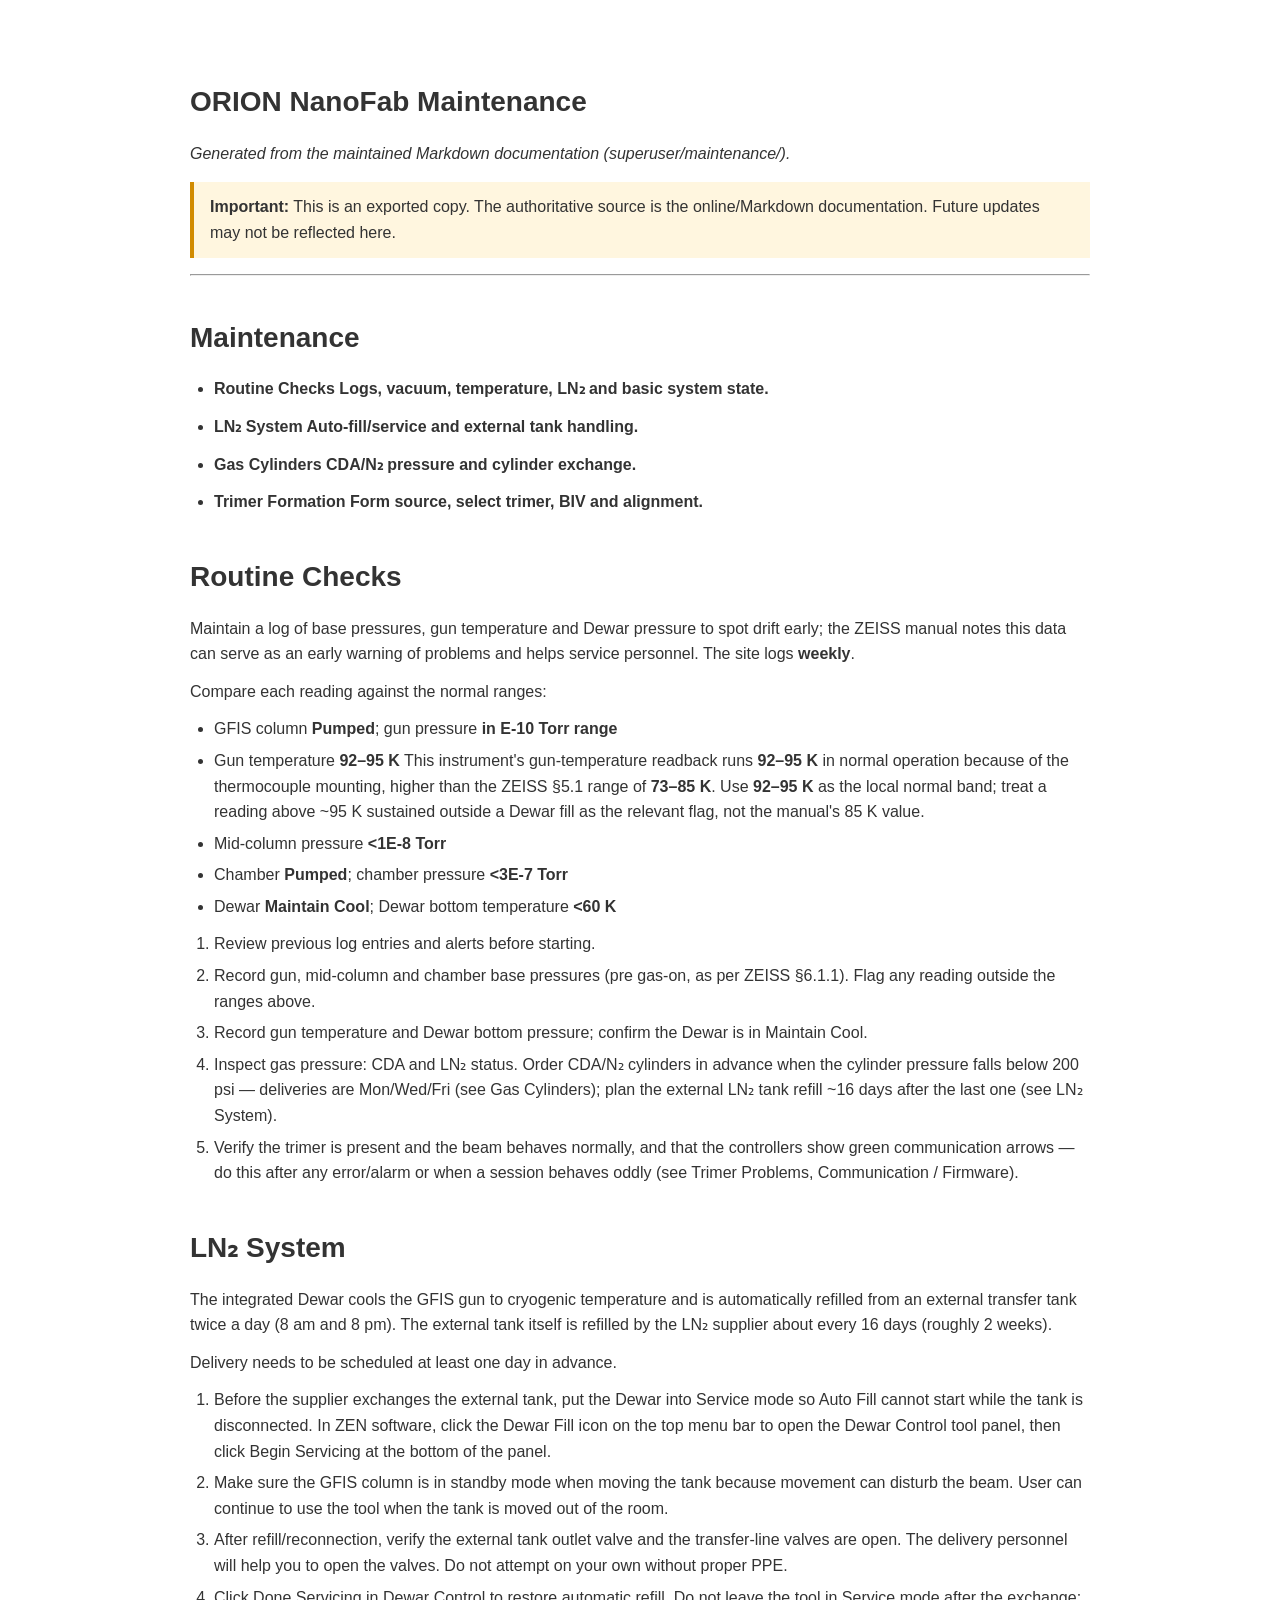
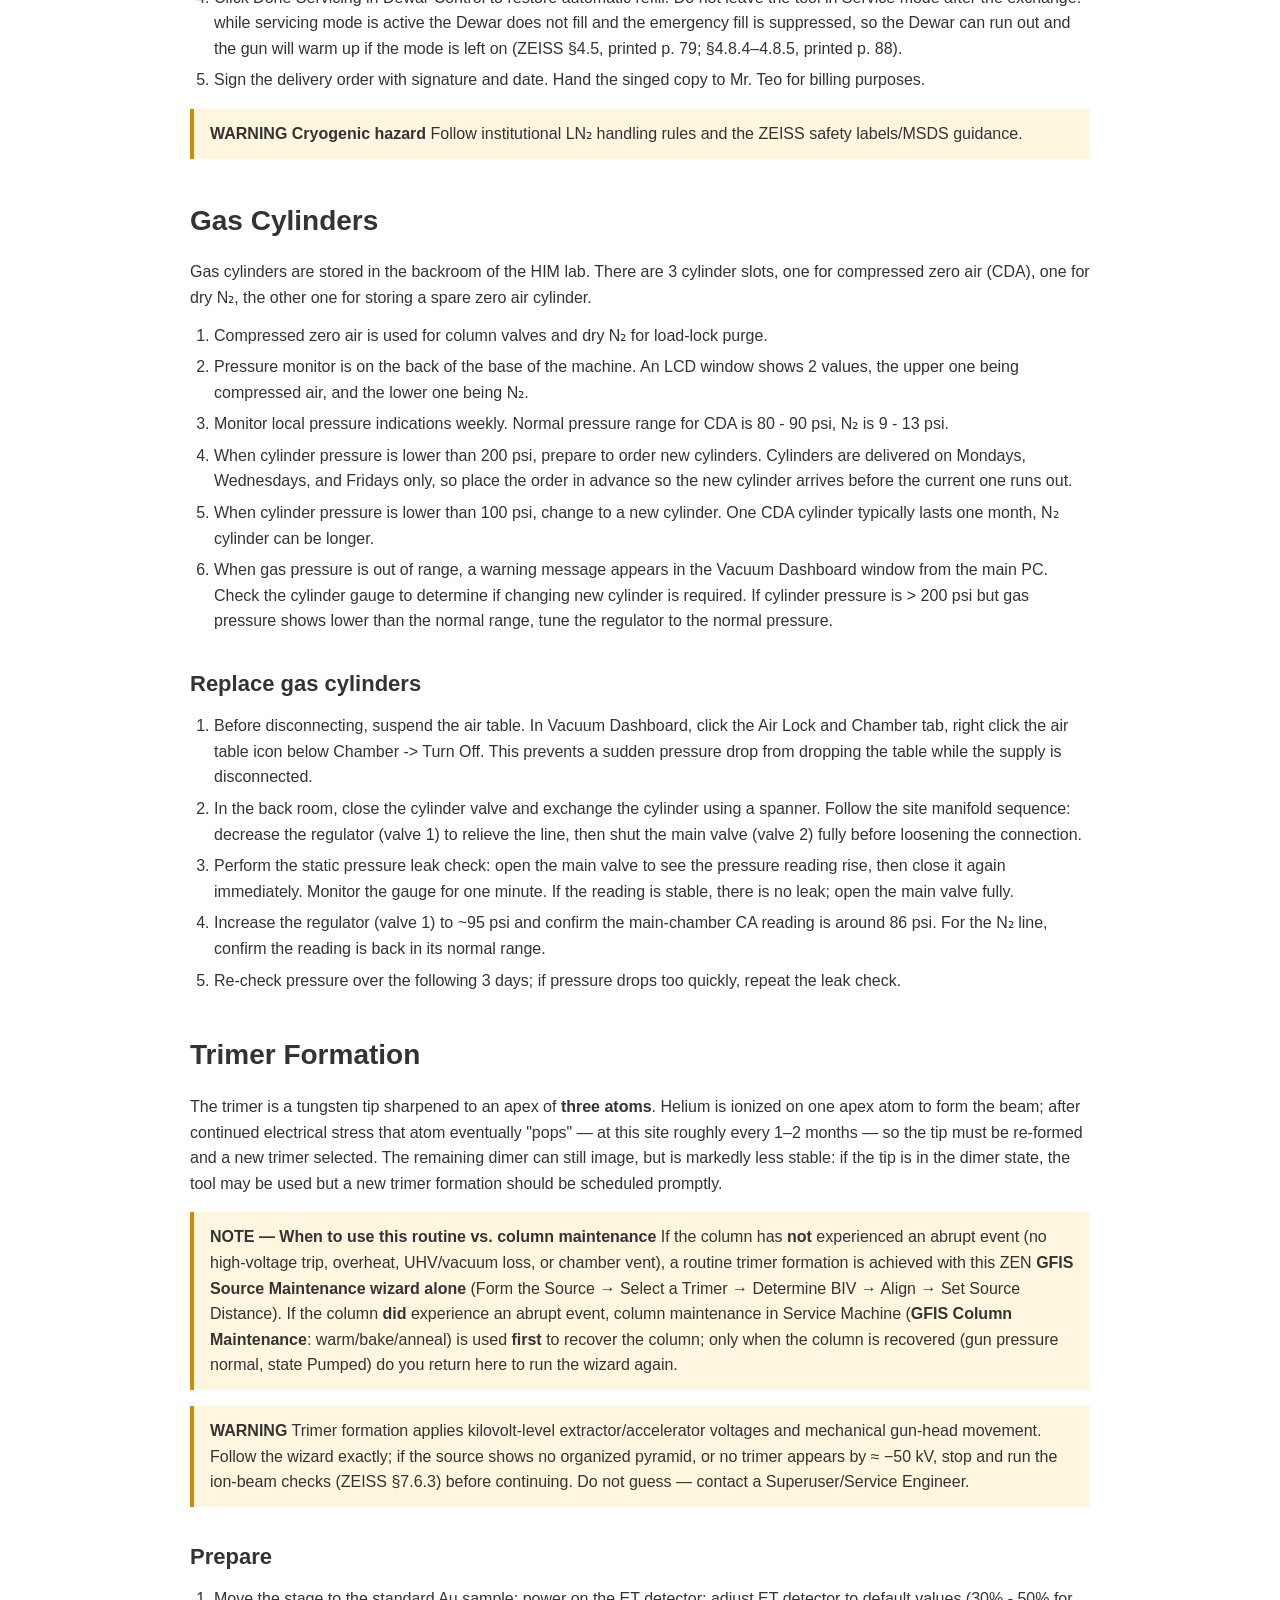
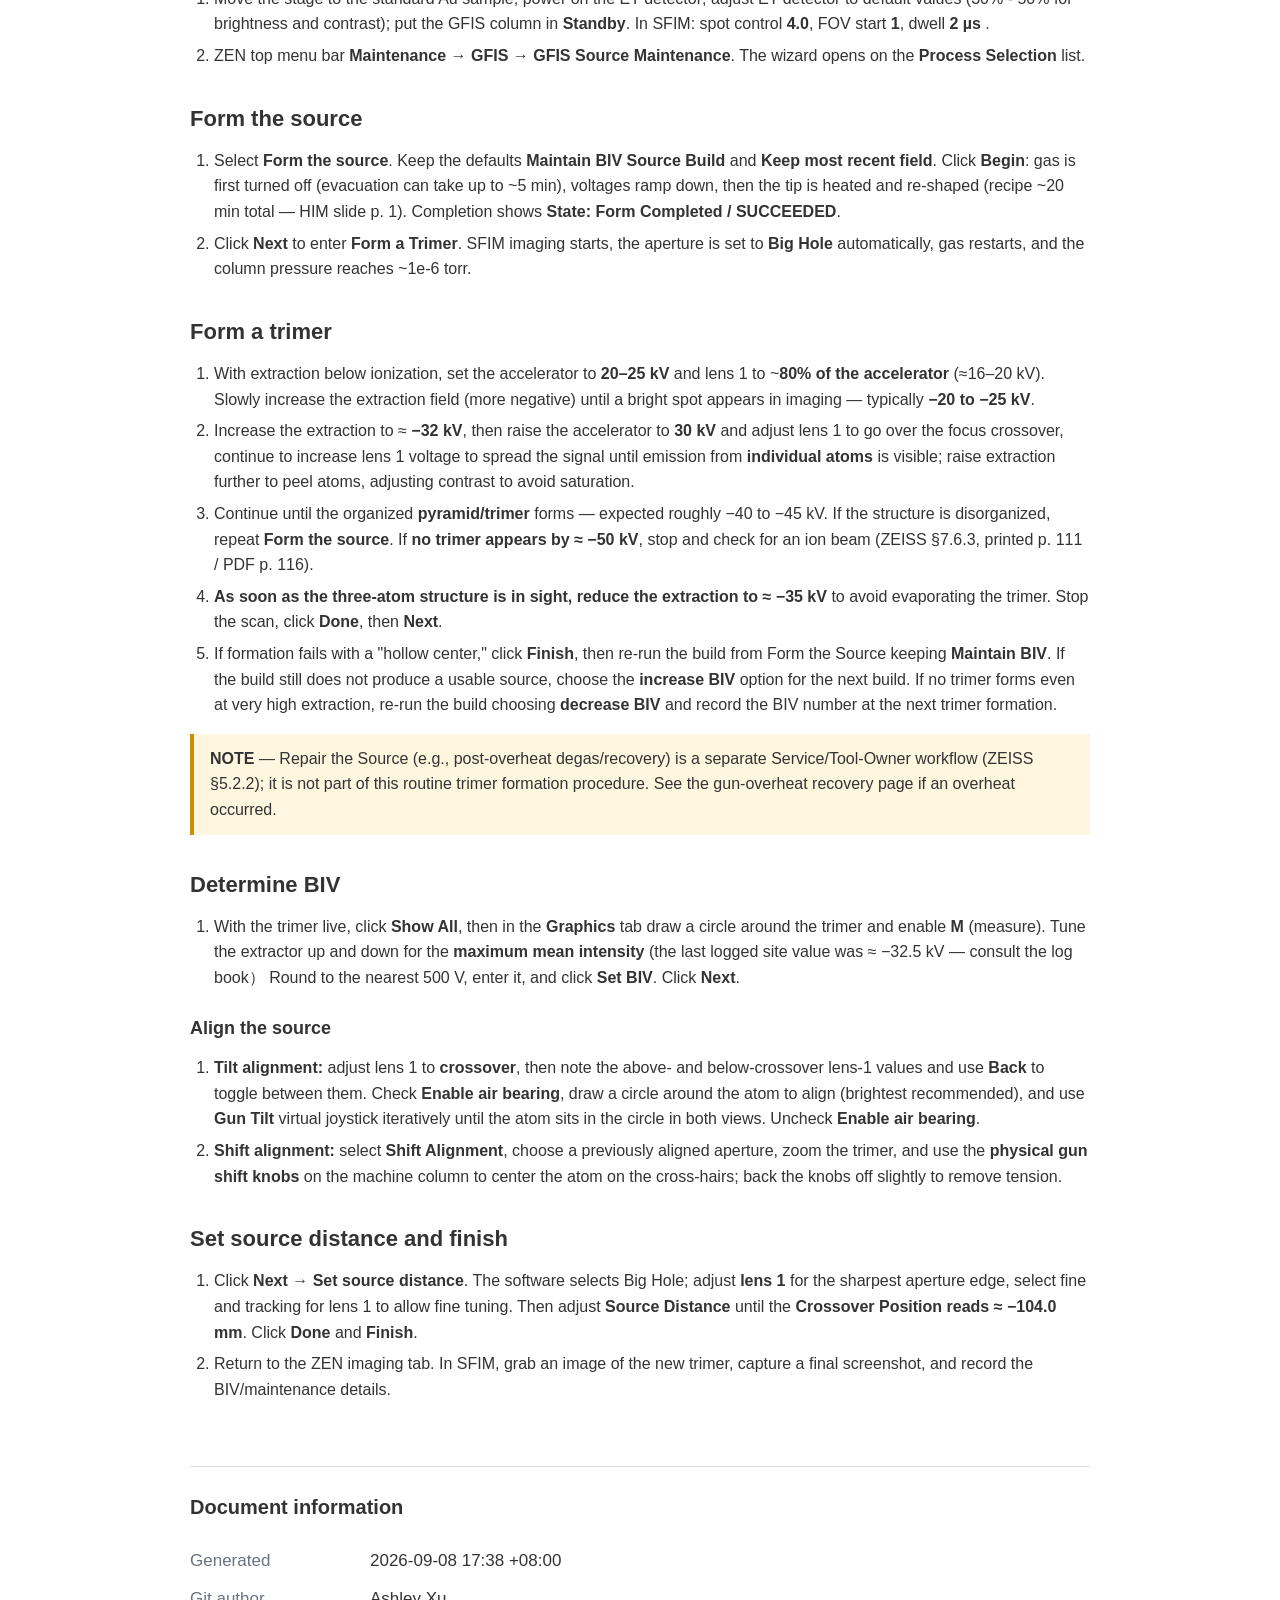
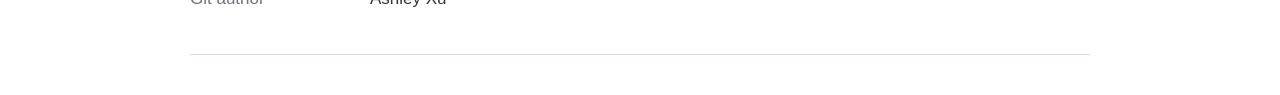
<file: exports/maintenance.html>
<!DOCTYPE html>
<html lang="en">
<head>
    <meta charset="UTF-8">
    <meta name="viewport" content="width=device-width, initial-scale=1.0">
    <title>ORION NanoFab Maintenance</title>
    <style>
        body {
            font-family: -apple-system, BlinkMacSystemFont, 'Segoe UI', Roboto, sans-serif;
            line-height: 1.6;
            max-width: 900px;
            margin: 0 auto;
            padding: 40px 20px;
            color: #333;
        }
        h1 { font-size: 28px; margin-top: 40px; margin-bottom: 16px; page-break-after: avoid; }
        h2 { font-size: 22px; margin-top: 32px; margin-bottom: 12px; page-break-after: avoid; }
        h3 { font-size: 18px; margin-top: 24px; margin-bottom: 8px; page-break-after: avoid; }
        p { margin: 12px 0; }
        ul, ol { margin: 12px 0; padding-left: 24px; }
        li { margin: 6px 0; }
        code { background: #f5f5f5; padding: 2px 6px; font-family: 'Courier New', monospace; }
        blockquote.warning {
            background: #fff6df;
            border-left: 4px solid #d18b00;
            padding: 12px 16px;
            margin: 16px 0;
            page-break-inside: avoid;
        }
        figure {
            max-width: 100%;
            text-align: center;
            margin: 20px 0;
            page-break-inside: avoid;
        }
        figure img {
            max-width: 100%;
            height: auto;
        }
        figcaption {
            font-size: 12px;
            color: #666;
            margin-top: 8px;
            font-style: italic;
        }
        .page-break {
            page-break-after: always;
        }

        .document-information {
            margin-top: 64px;
            padding: 24px 0 32px;
            border-top: 1px solid #d9dde5;
            border-bottom: 1px solid #d9dde5;
            page-break-inside: avoid;
            }

        .document-information h2 {
            font-size: 20px;
            margin: 0 0 24px;
        }

        .doc-info-row {
            display: grid;
            grid-template-columns: 180px 1fr;
            margin: 10px 0;
            font-size: 17px;
        }

        .doc-info-label {
            color: #6b7280;
        }
        /* Print styles */
        @media print {
            body { padding: 0; }
            h1, h2, h3 { page-break-after: avoid; }
            figure { page-break-inside: avoid; }
            blockquote { page-break-inside: avoid; }
            ul, ol { page-break-inside: avoid; }
        }
    </style>
</head>

<body>
    <h1>ORION NanoFab Maintenance</h1>
    <p><em>Generated from the maintained Markdown documentation (superuser/maintenance/).</em></p>
    <blockquote class="warning">
        <strong>Important:</strong> This is an exported copy. The authoritative source is the online/Markdown documentation.
        Future updates may not be reflected here.
    </blockquote>
    <hr>
    <h1>Maintenance</h1>
<ul>
<li><strong>Routine Checks Logs, vacuum, temperature, LN₂ and basic system state.</strong></li>
</ul>
<ul>
<li><strong>LN₂ System Auto-fill/service and external tank handling.</strong></li>
</ul>
<ul>
<li><strong>Gas Cylinders CDA/N₂ pressure and cylinder exchange.</strong></li>
</ul>
<ul>
<li><strong>Trimer Formation Form source, select trimer, BIV and alignment.</strong></li>
</ul>
<div class="page-break"></div>
<h1>Routine Checks</h1>
<p>Maintain a log of base pressures, gun temperature and Dewar pressure to spot drift early; the ZEISS manual notes this data can serve as an early warning of problems and helps service personnel. The site logs <strong>weekly</strong>.</p>
<p>Compare each reading against the normal ranges:</p>
<ul>
<li>GFIS column <strong>Pumped</strong>; gun pressure <strong>in E-10 Torr range</strong></li>
<li>Gun temperature <strong>92–95 K</strong> This instrument&#x27;s gun-temperature readback runs <strong>92–95 K</strong> in normal operation because of the thermocouple mounting, higher than the ZEISS §5.1 range of <strong>73–85 K</strong>. Use <strong>92–95 K</strong> as the local normal band; treat a reading above ~95 K sustained outside a Dewar fill as the relevant flag, not the manual&#x27;s 85 K value.</li>
<li>Mid-column pressure <strong>&lt;1E-8 Torr</strong></li>
<li>Chamber <strong>Pumped</strong>; chamber pressure <strong>&lt;3E-7 Torr</strong></li>
<li>Dewar <strong>Maintain Cool</strong>; Dewar bottom temperature <strong>&lt;60 K</strong></li>
</ul>
<ol>
<li>Review previous log entries and alerts before starting.</li>
<li>Record gun, mid-column and chamber base pressures (pre gas-on, as per ZEISS §6.1.1). Flag any reading outside the ranges above.</li>
<li>Record gun temperature and Dewar bottom pressure; confirm the Dewar is in Maintain Cool.</li>
<li>Inspect gas pressure: CDA and LN₂ status. Order CDA/N₂ cylinders in advance when the cylinder pressure falls below 200 psi — deliveries are Mon/Wed/Fri (see Gas Cylinders); plan the external LN₂ tank refill ~16 days after the last one (see LN₂ System).</li>
<li>Verify the trimer is present and the beam behaves normally, and that the controllers show green communication arrows — do this after any error/alarm or when a session behaves oddly (see Trimer Problems, Communication / Firmware).</li>
</ol>
<div class="page-break"></div>
<h1>LN₂ System</h1>
<p>The integrated Dewar cools the GFIS gun to cryogenic temperature and is automatically refilled from an external transfer tank twice a day (8 am and 8 pm). The external tank itself is refilled by the LN₂ supplier about every 16 days (roughly 2 weeks).</p>
<p>Delivery needs to be scheduled at least one day in advance.</p>
<ol>
<li>Before the supplier exchanges the external tank, put the Dewar into Service mode so Auto Fill cannot start while the tank is disconnected. In ZEN software, click the Dewar Fill icon on the top menu bar to open the Dewar Control tool panel, then click Begin Servicing at the bottom of the panel.</li>
<li>Make sure the GFIS column is in standby mode when moving the tank because movement can disturb the beam. User can continue to use the tool when the tank is moved out of the room.</li>
<li>After refill/reconnection, verify the external tank outlet valve and the transfer-line valves are open. The delivery personnel will help you to open the valves. Do not attempt on your own without proper PPE.</li>
<li>Click Done Servicing in Dewar Control to restore automatic refill. Do not leave the tool in Service mode after the exchange: while servicing mode is active the Dewar does not fill and the emergency fill is suppressed, so the Dewar can run out and the gun will warm up if the mode is left on (ZEISS §4.5, printed p. 79; §4.8.4–4.8.5, printed p. 88).</li>
<li>Sign the delivery order with signature and date. Hand the singed copy to Mr. Teo for billing purposes.</li>
</ol>
<blockquote class="warning"><strong>WARNING</strong> <strong>Cryogenic hazard</strong> Follow institutional LN₂ handling rules and the ZEISS safety labels/MSDS guidance.</blockquote>
<div class="page-break"></div>
<h1>Gas Cylinders</h1>
<p>Gas cylinders are stored in the backroom of the HIM lab. There are 3 cylinder slots, one for compressed zero air (CDA), one for dry N₂, the other one for storing a spare zero air cylinder.</p>
<ol>
<li>Compressed zero air is used for column valves and dry N₂ for load-lock purge.</li>
<li>Pressure monitor is on the back of the base of the machine. An LCD window shows 2 values, the upper one being compressed air, and the lower one being N₂.</li>
<li>Monitor local pressure indications weekly. Normal pressure range for CDA is 80 - 90 psi, N₂ is 9 - 13 psi.</li>
<li>When cylinder pressure is lower than 200 psi, prepare to order new cylinders. Cylinders are delivered on Mondays, Wednesdays, and Fridays only, so place the order in advance so the new cylinder arrives before the current one runs out.</li>
<li>When cylinder pressure is lower than 100 psi, change to a new cylinder. One CDA cylinder typically lasts one month, N₂ cylinder can be longer.</li>
<li>When gas pressure is out of range, a warning message appears in the Vacuum Dashboard window from the main PC. Check the cylinder gauge to determine if changing new cylinder is required. If cylinder pressure is &gt; 200 psi but gas pressure shows lower than the normal range, tune the regulator to the normal pressure.</li>
</ol>
<h2>Replace gas cylinders</h2>
<ol>
<li>Before disconnecting, suspend the air table. In Vacuum Dashboard, click the Air Lock and Chamber tab, right click the air table icon below Chamber -&gt; Turn Off. This prevents a sudden pressure drop from dropping the table while the supply is disconnected.</li>
<li>In the back room, close the cylinder valve and exchange the cylinder using a spanner. Follow the site manifold sequence: decrease the regulator (valve 1) to relieve the line, then shut the main valve (valve 2) fully before loosening the connection.</li>
<li>Perform the static pressure leak check: open the main valve to see the pressure reading rise, then close it again immediately. Monitor the gauge for one minute. If the reading is stable, there is no leak; open the main valve fully.</li>
<li>Increase the regulator (valve 1) to ~95 psi and confirm the main-chamber CA reading is around 86 psi. For the N₂ line, confirm the reading is back in its normal range.</li>
<li>Re-check pressure over the following 3 days; if pressure drops too quickly, repeat the leak check.</li>
</ol>
<div class="page-break"></div>
<h1>Trimer Formation</h1>
<p>The trimer is a tungsten tip sharpened to an apex of <strong>three atoms</strong>. Helium is ionized on one apex atom to form the beam; after continued electrical stress that atom eventually &quot;pops&quot; — at this site roughly every 1–2 months — so the tip must be re-formed and a new trimer selected. The remaining dimer can still image, but is markedly less stable: if the tip is in the dimer state, the tool may be used but a new trimer formation should be scheduled promptly.</p>
<blockquote class="warning"><strong>NOTE — When to use this routine vs. column maintenance</strong> If the column has <strong>not</strong> experienced an abrupt event (no high-voltage trip, overheat, UHV/vacuum loss, or chamber vent), a routine trimer formation is achieved with this ZEN <strong>GFIS Source Maintenance wizard alone</strong> (Form the Source → Select a Trimer → Determine BIV → Align → Set Source Distance). If the column <strong>did</strong> experience an abrupt event, column maintenance in Service Machine (<strong>GFIS Column Maintenance</strong>: warm/bake/anneal) is used <strong>first</strong> to recover the column; only when the column is recovered (gun pressure normal, state Pumped) do you return here to run the wizard again.</blockquote>
<blockquote class="warning"><strong>WARNING</strong> Trimer formation applies kilovolt-level extractor/accelerator voltages and mechanical gun-head movement. Follow the wizard exactly; if the source shows no organized pyramid, or no trimer appears by ≈ −50 kV, stop and run the ion-beam checks (ZEISS §7.6.3) before continuing. Do not guess — contact a Superuser/Service Engineer.</blockquote>
<h2>Prepare</h2>
<ol>
<li>Move the stage to the standard Au sample; power on the ET detector; adjust ET detector to default values (30% - 50% for brightness and contrast); put the GFIS column in <strong>Standby</strong>. In SFIM: spot control <strong>4.0</strong>, FOV start <strong>1</strong>, dwell <strong>2 µs</strong> .</li>
<li>ZEN top menu bar <strong>Maintenance → GFIS → GFIS Source Maintenance</strong>. The wizard opens on the <strong>Process Selection</strong> list.</li>
</ol>
<h2>Form the source</h2>
<ol>
<li>Select <strong>Form the source</strong>. Keep the defaults <strong>Maintain BIV Source Build</strong> and <strong>Keep most recent field</strong>. Click <strong>Begin</strong>: gas is first turned off (evacuation can take up to ~5 min), voltages ramp down, then the tip is heated and re-shaped (recipe ~20 min total — HIM slide p. 1). Completion shows <strong>State: Form Completed / SUCCEEDED</strong>.</li>
<li>Click <strong>Next</strong> to enter <strong>Form a Trimer</strong>. SFIM imaging starts, the aperture is set to <strong>Big Hole</strong> automatically, gas restarts, and the column pressure reaches ~1e-6 torr.</li>
</ol>
<h2>Form a trimer</h2>
<ol>
<li>With extraction below ionization, set the accelerator to <strong>20–25 kV</strong> and lens 1 to ~<strong>80% of the accelerator</strong> (≈16–20 kV). Slowly increase the extraction field (more negative) until a bright spot appears in imaging — typically <strong>−20 to −25 kV</strong>.</li>
<li>Increase the extraction to ≈ <strong>−32 kV</strong>, then raise the accelerator to <strong>30 kV</strong> and adjust lens 1 to go over the focus crossover, continue to increase lens 1 voltage to spread the signal until emission from <strong>individual atoms</strong> is visible; raise extraction further to peel atoms, adjusting contrast to avoid saturation.</li>
<li>Continue until the organized <strong>pyramid/trimer</strong> forms — expected roughly −40 to −45 kV. If the structure is disorganized, repeat <strong>Form the source</strong>. If <strong>no trimer appears by ≈ −50 kV</strong>, stop and check for an ion beam (ZEISS §7.6.3, printed p. 111 / PDF p. 116).</li>
<li><strong>As soon as the three-atom structure is in sight, reduce the extraction to ≈ −35 kV</strong> to avoid evaporating the trimer. Stop the scan, click <strong>Done</strong>, then <strong>Next</strong>.</li>
<li>If formation fails with a &quot;hollow center,&quot; click <strong>Finish</strong>, then re-run the build from Form the Source keeping <strong>Maintain BIV</strong>. If the build still does not produce a usable source, choose the <strong>increase BIV</strong> option for the next build. If no trimer forms even at very high extraction, re-run the build choosing <strong>decrease BIV</strong> and record the BIV number at the next trimer formation.</li>
</ol>
<blockquote class="warning"><strong>NOTE</strong> — Repair the Source (e.g., post-overheat degas/recovery) is a separate Service/Tool-Owner workflow (ZEISS §5.2.2); it is not part of this routine trimer formation procedure. See the gun-overheat recovery page if an overheat occurred.</blockquote>
<h2>Determine BIV</h2>
<ol>
<li>With the trimer live, click <strong>Show All</strong>, then in the <strong>Graphics</strong> tab draw a circle around the trimer and enable <strong>M</strong> (measure). Tune the extractor up and down for the <strong>maximum mean intensity</strong> (the last logged site value was ≈ −32.5 kV — consult the log book） Round to the nearest 500 V, enter it, and click <strong>Set BIV</strong>. Click <strong>Next</strong>.</li>
</ol>
<h3>Align the source</h3>
<ol>
<li><strong>Tilt alignment:</strong> adjust lens 1 to <strong>crossover</strong>, then note the above- and below-crossover lens-1 values and use <strong>Back</strong> to toggle between them. Check <strong>Enable air bearing</strong>, draw a circle around the atom to align (brightest recommended), and use <strong>Gun Tilt</strong> virtual joystick iteratively until the atom sits in the circle in both views. Uncheck <strong>Enable air bearing</strong>.</li>
<li><strong>Shift alignment:</strong> select <strong>Shift Alignment</strong>, choose a previously aligned aperture, zoom the trimer, and use the <strong>physical gun shift knobs</strong> on the machine column to center the atom on the cross-hairs; back the knobs off slightly to remove tension.</li>
</ol>
<h2>Set source distance and finish</h2>
<ol>
<li>Click <strong>Next → Set source distance</strong>. The software selects Big Hole; adjust <strong>lens 1</strong> for the sharpest aperture edge, select fine and tracking for lens 1 to allow fine tuning. Then adjust <strong>Source Distance</strong> until the <strong>Crossover Position reads ≈ −104.0 mm</strong>. Click <strong>Done</strong> and <strong>Finish</strong>.</li>
<li>Return to the ZEN imaging tab. In SFIM, grab an image of the new trimer, capture a final screenshot, and record the BIV/maintenance details.</li>
</ol>


    <section class="document-information">
        <h2>Document information</h2>

        <div class="doc-info-row">
            <div class="doc-info-label">Generated</div>
            <div>2026-09-08 17:38 +08:00</div>
        </div>

        <div class="doc-info-row">
            <div class="doc-info-label">Git author</div>
            <div>Ashley Xu</div>
        </div>
    </section>
    

</body>
</html>
</file>
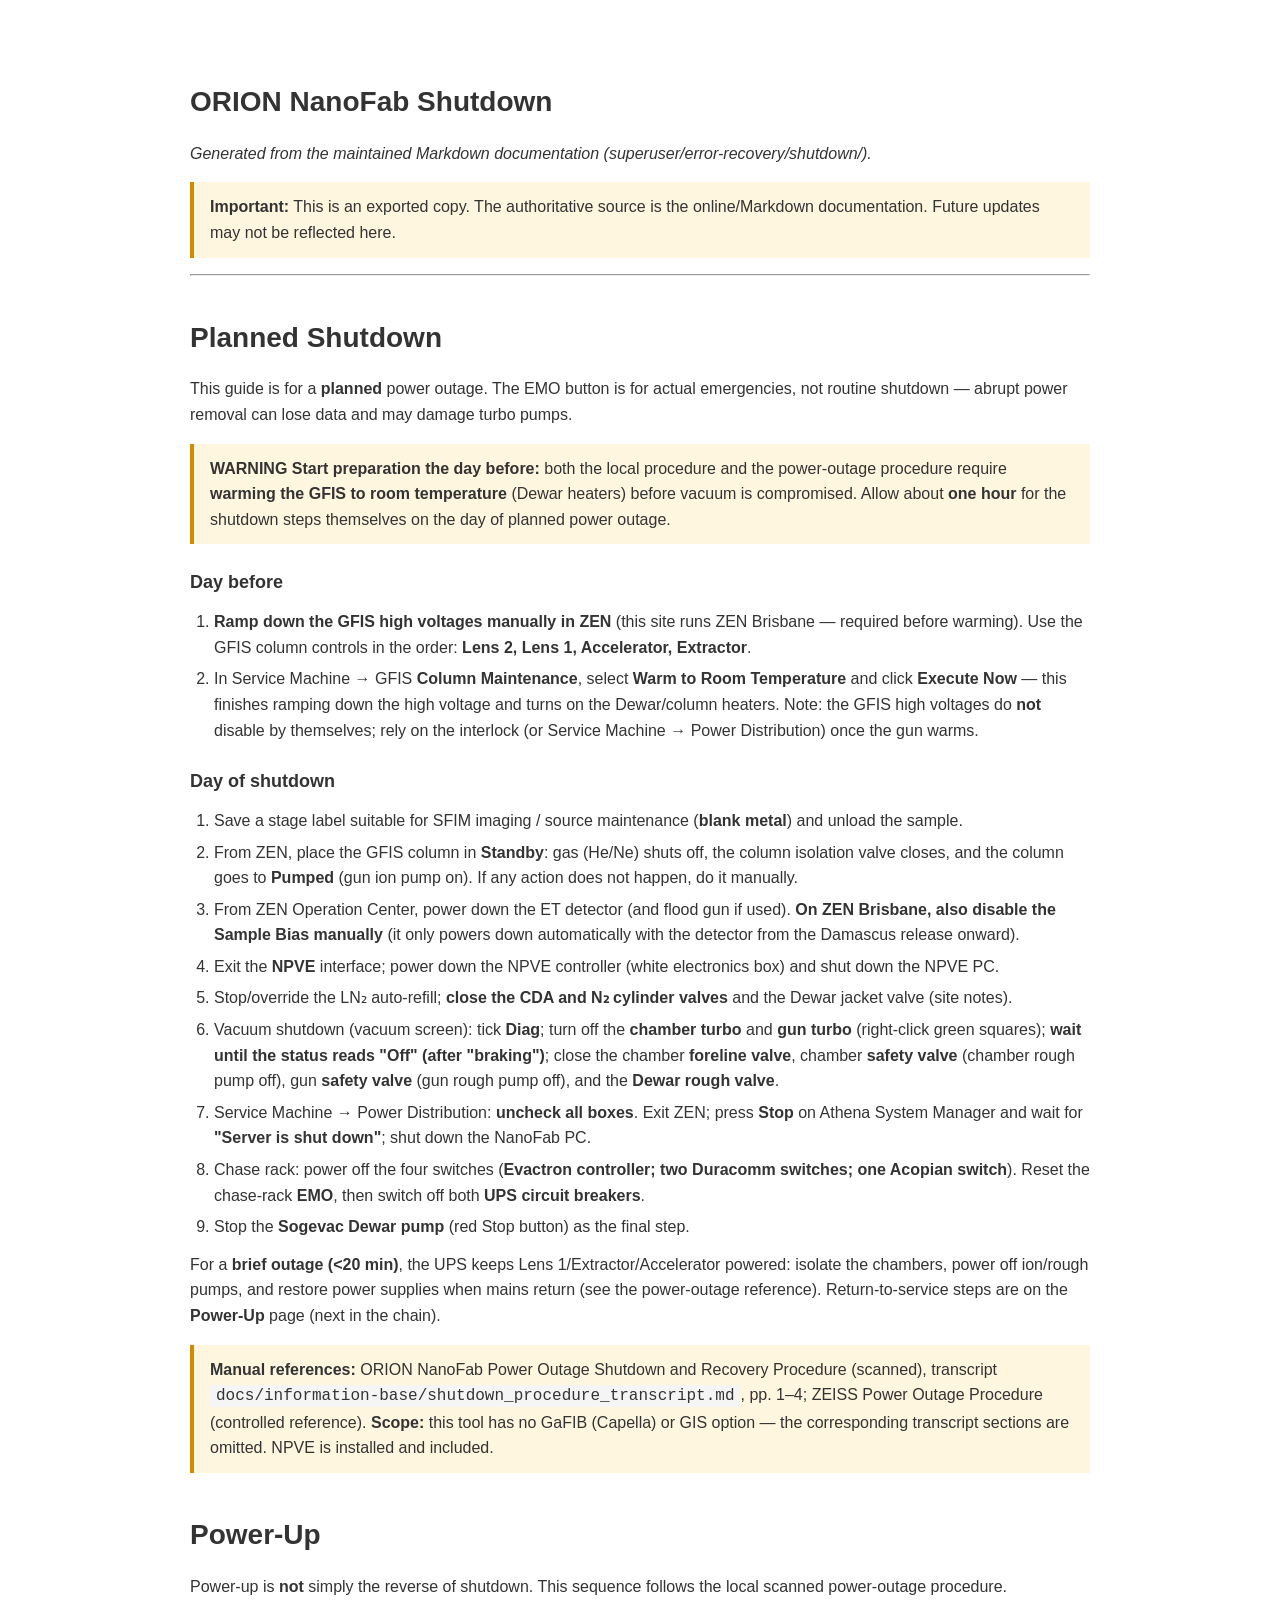
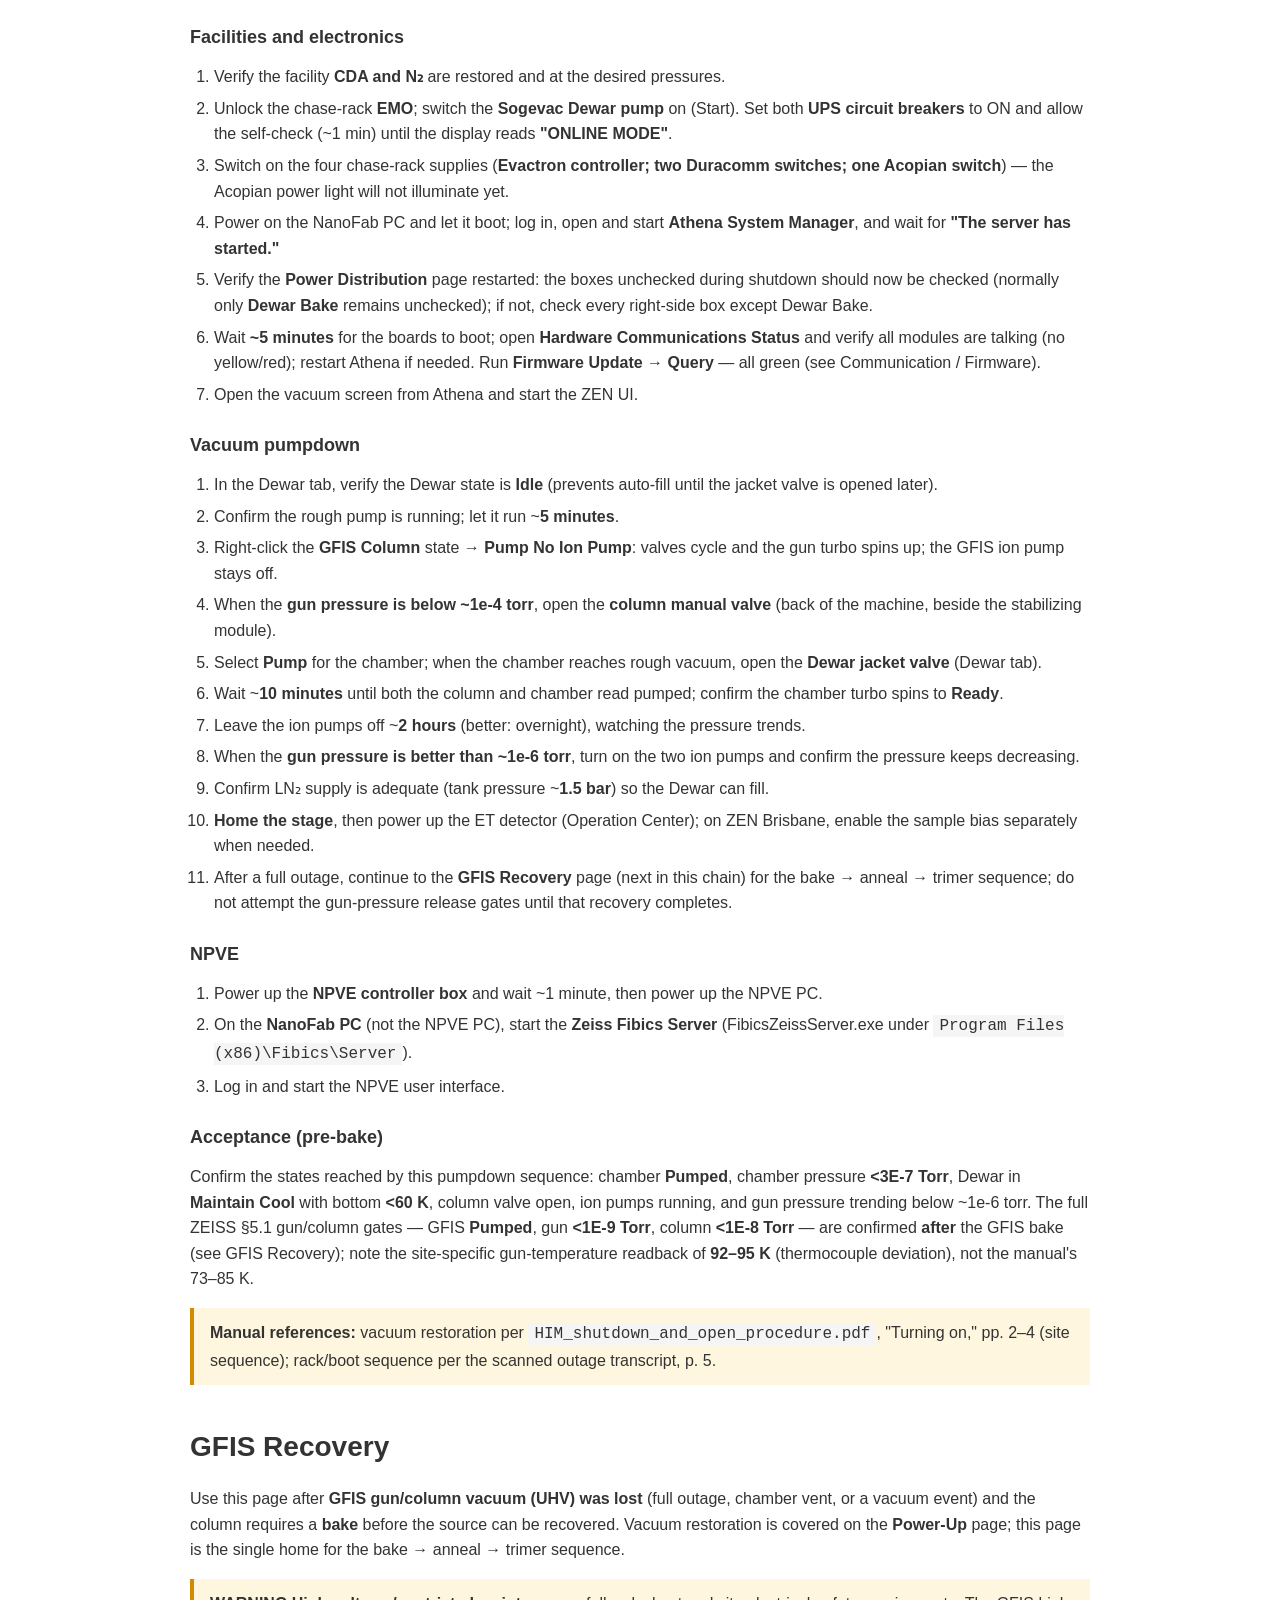
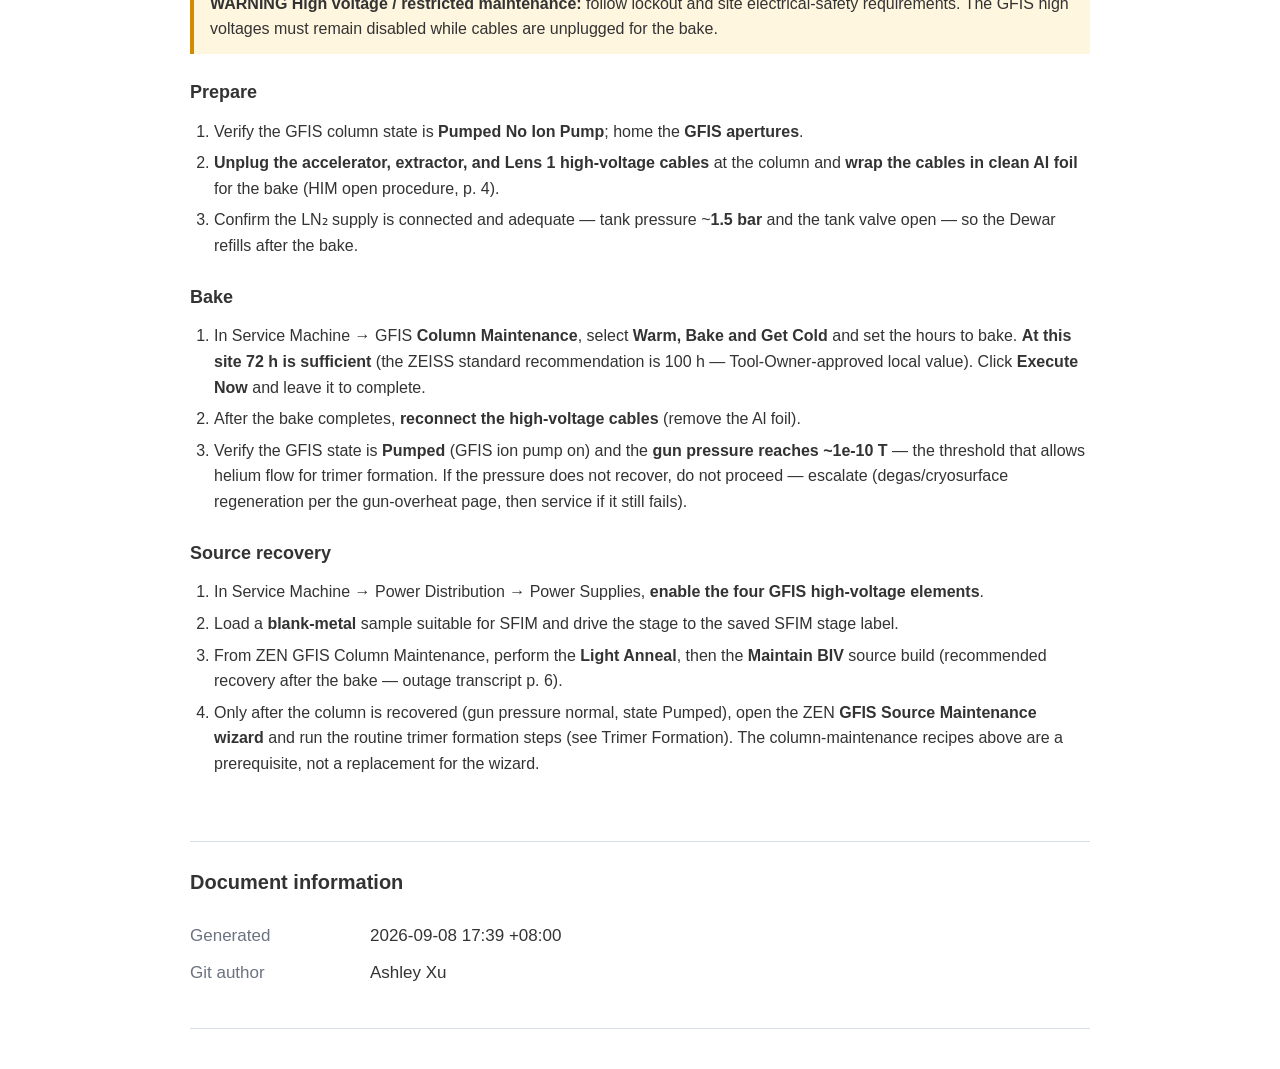
<file: exports/shutdown.html>
<!DOCTYPE html>
<html lang="en">
<head>
    <meta charset="UTF-8">
    <meta name="viewport" content="width=device-width, initial-scale=1.0">
    <title>ORION NanoFab Shutdown</title>
    <style>
        body {
            font-family: -apple-system, BlinkMacSystemFont, 'Segoe UI', Roboto, sans-serif;
            line-height: 1.6;
            max-width: 900px;
            margin: 0 auto;
            padding: 40px 20px;
            color: #333;
        }
        h1 { font-size: 28px; margin-top: 40px; margin-bottom: 16px; page-break-after: avoid; }
        h2 { font-size: 22px; margin-top: 32px; margin-bottom: 12px; page-break-after: avoid; }
        h3 { font-size: 18px; margin-top: 24px; margin-bottom: 8px; page-break-after: avoid; }
        p { margin: 12px 0; }
        ul, ol { margin: 12px 0; padding-left: 24px; }
        li { margin: 6px 0; }
        code { background: #f5f5f5; padding: 2px 6px; font-family: 'Courier New', monospace; }
        blockquote.warning {
            background: #fff6df;
            border-left: 4px solid #d18b00;
            padding: 12px 16px;
            margin: 16px 0;
            page-break-inside: avoid;
        }
        figure {
            max-width: 100%;
            text-align: center;
            margin: 20px 0;
            page-break-inside: avoid;
        }
        figure img {
            max-width: 100%;
            height: auto;
        }
        figcaption {
            font-size: 12px;
            color: #666;
            margin-top: 8px;
            font-style: italic;
        }
        .page-break {
            page-break-after: always;
        }

        .document-information {
            margin-top: 64px;
            padding: 24px 0 32px;
            border-top: 1px solid #d9dde5;
            border-bottom: 1px solid #d9dde5;
            page-break-inside: avoid;
            }

        .document-information h2 {
            font-size: 20px;
            margin: 0 0 24px;
        }

        .doc-info-row {
            display: grid;
            grid-template-columns: 180px 1fr;
            margin: 10px 0;
            font-size: 17px;
        }

        .doc-info-label {
            color: #6b7280;
        }
        /* Print styles */
        @media print {
            body { padding: 0; }
            h1, h2, h3 { page-break-after: avoid; }
            figure { page-break-inside: avoid; }
            blockquote { page-break-inside: avoid; }
            ul, ol { page-break-inside: avoid; }
        }
    </style>
</head>

<body>
    <h1>ORION NanoFab Shutdown</h1>
    <p><em>Generated from the maintained Markdown documentation (superuser/error-recovery/shutdown/).</em></p>
    <blockquote class="warning">
        <strong>Important:</strong> This is an exported copy. The authoritative source is the online/Markdown documentation.
        Future updates may not be reflected here.
    </blockquote>
    <hr>
    <h1>Planned Shutdown</h1>
<p>This guide is for a <strong>planned</strong> power outage. The EMO button is for actual emergencies, not routine shutdown — abrupt power removal can lose data and may damage turbo pumps.</p>
<blockquote class="warning"><strong>WARNING</strong> <strong>Start preparation the day before:</strong> both the local procedure and the power-outage procedure require <strong>warming the GFIS to room temperature</strong> (Dewar heaters) before vacuum is compromised. Allow about <strong>one hour</strong> for the shutdown steps themselves on the day of planned power outage.</blockquote>
<h3>Day before</h3>
<ol>
<li><strong>Ramp down the GFIS high voltages manually in ZEN</strong> (this site runs ZEN Brisbane — required before warming). Use the GFIS column controls in the order: <strong>Lens 2, Lens 1, Accelerator, Extractor</strong>.</li>
<li>In Service Machine → GFIS <strong>Column Maintenance</strong>, select <strong>Warm to Room Temperature</strong> and click <strong>Execute Now</strong> — this finishes ramping down the high voltage and turns on the Dewar/column heaters. Note: the GFIS high voltages do <strong>not</strong> disable by themselves; rely on the interlock (or Service Machine → Power Distribution) once the gun warms.</li>
</ol>
<h3>Day of shutdown</h3>
<ol>
<li>Save a stage label suitable for SFIM imaging / source maintenance (<strong>blank metal</strong>) and unload the sample.</li>
<li>From ZEN, place the GFIS column in <strong>Standby</strong>: gas (He/Ne) shuts off, the column isolation valve closes, and the column goes to <strong>Pumped</strong> (gun ion pump on). If any action does not happen, do it manually.</li>
<li>From ZEN Operation Center, power down the ET detector (and flood gun if used). <strong>On ZEN Brisbane, also disable the Sample Bias manually</strong> (it only powers down automatically with the detector from the Damascus release onward).</li>
<li>Exit the <strong>NPVE</strong> interface; power down the NPVE controller (white electronics box) and shut down the NPVE PC.</li>
<li>Stop/override the LN₂ auto-refill; <strong>close the CDA and N₂ cylinder valves</strong> and the Dewar jacket valve (site notes).</li>
<li>Vacuum shutdown (vacuum screen): tick <strong>Diag</strong>; turn off the <strong>chamber turbo</strong> and <strong>gun turbo</strong> (right-click green squares); <strong>wait until the status reads &quot;Off&quot; (after &quot;braking&quot;)</strong>; close the chamber <strong>foreline valve</strong>, chamber <strong>safety valve</strong> (chamber rough pump off), gun <strong>safety valve</strong> (gun rough pump off), and the <strong>Dewar rough valve</strong>.</li>
<li>Service Machine → Power Distribution: <strong>uncheck all boxes</strong>. Exit ZEN; press <strong>Stop</strong> on Athena System Manager and wait for <strong>&quot;Server is shut down&quot;</strong>; shut down the NanoFab PC.</li>
<li>Chase rack: power off the four switches (<strong>Evactron controller; two Duracomm switches; one Acopian switch</strong>). Reset the chase-rack <strong>EMO</strong>, then switch off both <strong>UPS circuit breakers</strong>.</li>
<li>Stop the <strong>Sogevac Dewar pump</strong> (red Stop button) as the final step.</li>
</ol>
<p>For a <strong>brief outage (&lt;20 min)</strong>, the UPS keeps Lens 1/Extractor/Accelerator powered: isolate the chambers, power off ion/rough pumps, and restore power supplies when mains return (see the power-outage reference). Return-to-service steps are on the <strong>Power-Up</strong> page (next in the chain).</p>
<blockquote class="warning"><strong>Manual references:</strong> ORION NanoFab Power Outage Shutdown and Recovery Procedure (scanned), transcript <code>docs/information-base/shutdown_procedure_transcript.md</code>, pp. 1–4; ZEISS Power Outage Procedure (controlled reference). <strong>Scope:</strong> this tool has no GaFIB (Capella) or GIS option — the corresponding transcript sections are omitted. NPVE is installed and included.</blockquote>
<div class="page-break"></div>
<h1>Power-Up</h1>
<p>Power-up is <strong>not</strong> simply the reverse of shutdown. This sequence follows the local scanned power-outage procedure.</p>
<h3>Facilities and electronics</h3>
<ol>
<li>Verify the facility <strong>CDA and N₂</strong> are restored and at the desired pressures.</li>
<li>Unlock the chase-rack <strong>EMO</strong>; switch the <strong>Sogevac Dewar pump</strong> on (Start). Set both <strong>UPS circuit breakers</strong> to ON and allow the self-check (~1 min) until the display reads <strong>&quot;ONLINE MODE&quot;</strong>.</li>
<li>Switch on the four chase-rack supplies (<strong>Evactron controller; two Duracomm switches; one Acopian switch</strong>) — the Acopian power light will not illuminate yet.</li>
<li>Power on the NanoFab PC and let it boot; log in, open and start <strong>Athena System Manager</strong>, and wait for <strong>&quot;The server has started.&quot;</strong></li>
<li>Verify the <strong>Power Distribution</strong> page restarted: the boxes unchecked during shutdown should now be checked (normally only <strong>Dewar Bake</strong> remains unchecked); if not, check every right-side box except Dewar Bake.</li>
<li>Wait <strong>~5 minutes</strong> for the boards to boot; open <strong>Hardware Communications Status</strong> and verify all modules are talking (no yellow/red); restart Athena if needed. Run <strong>Firmware Update → Query</strong> — all green (see Communication / Firmware).</li>
<li>Open the vacuum screen from Athena and start the ZEN UI.</li>
</ol>
<h3>Vacuum pumpdown</h3>
<ol>
<li>In the Dewar tab, verify the Dewar state is <strong>Idle</strong> (prevents auto-fill until the jacket valve is opened later).</li>
<li>Confirm the rough pump is running; let it run ~<strong>5 minutes</strong>.</li>
<li>Right-click the <strong>GFIS Column</strong> state → <strong>Pump No Ion Pump</strong>: valves cycle and the gun turbo spins up; the GFIS ion pump stays off.</li>
<li>When the <strong>gun pressure is below ~1e-4 torr</strong>, open the <strong>column manual valve</strong> (back of the machine, beside the stabilizing module).</li>
<li>Select <strong>Pump</strong> for the chamber; when the chamber reaches rough vacuum, open the <strong>Dewar jacket valve</strong> (Dewar tab).</li>
<li>Wait ~<strong>10 minutes</strong> until both the column and chamber read pumped; confirm the chamber turbo spins to <strong>Ready</strong>.</li>
<li>Leave the ion pumps off ~<strong>2 hours</strong> (better: overnight), watching the pressure trends.</li>
<li>When the <strong>gun pressure is better than ~1e-6 torr</strong>, turn on the two ion pumps and confirm the pressure keeps decreasing.</li>
<li>Confirm LN₂ supply is adequate (tank pressure ~<strong>1.5 bar</strong>) so the Dewar can fill.</li>
<li><strong>Home the stage</strong>, then power up the ET detector (Operation Center); on ZEN Brisbane, enable the sample bias separately when needed.</li>
<li>After a full outage, continue to the <strong>GFIS Recovery</strong> page (next in this chain) for the bake → anneal → trimer sequence; do not attempt the gun-pressure release gates until that recovery completes.</li>
</ol>
<h3>NPVE</h3>
<ol>
<li>Power up the <strong>NPVE controller box</strong> and wait ~1 minute, then power up the NPVE PC.</li>
<li>On the <strong>NanoFab PC</strong> (not the NPVE PC), start the <strong>Zeiss Fibics Server</strong> (FibicsZeissServer.exe under <code>Program Files (x86)\Fibics\Server</code>).</li>
<li>Log in and start the NPVE user interface.</li>
</ol>
<h3>Acceptance (pre-bake)</h3>
<p>Confirm the states reached by this pumpdown sequence: chamber <strong>Pumped</strong>, chamber pressure <strong>&lt;3E-7 Torr</strong>, Dewar in <strong>Maintain Cool</strong> with bottom <strong>&lt;60 K</strong>, column valve open, ion pumps running, and gun pressure trending below ~1e-6 torr. The full ZEISS §5.1 gun/column gates — GFIS <strong>Pumped</strong>, gun <strong>&lt;1E-9 Torr</strong>, column <strong>&lt;1E-8 Torr</strong> — are confirmed <strong>after</strong> the GFIS bake (see GFIS Recovery); note the site-specific gun-temperature readback of <strong>92–95 K</strong> (thermocouple deviation), not the manual&#x27;s 73–85 K.</p>
<blockquote class="warning"><strong>Manual references:</strong> vacuum restoration per <code>HIM_shutdown_and_open_procedure.pdf</code>, &quot;Turning on,&quot; pp. 2–4 (site sequence); rack/boot sequence per the scanned outage transcript, p. 5.</blockquote>
<div class="page-break"></div>
<h1>GFIS Recovery</h1>
<p>Use this page after <strong>GFIS gun/column vacuum (UHV) was lost</strong> (full outage, chamber vent, or a vacuum event) and the column requires a <strong>bake</strong> before the source can be recovered. Vacuum restoration is covered on the <strong>Power-Up</strong> page; this page is the single home for the bake → anneal → trimer sequence.</p>
<blockquote class="warning"><strong>WARNING</strong> <strong>High voltage / restricted maintenance:</strong> follow lockout and site electrical-safety requirements. The GFIS high voltages must remain disabled while cables are unplugged for the bake.</blockquote>
<h3>Prepare</h3>
<ol>
<li>Verify the GFIS column state is <strong>Pumped No Ion Pump</strong>; home the <strong>GFIS apertures</strong>.</li>
<li><strong>Unplug the accelerator, extractor, and Lens 1 high-voltage cables</strong> at the column and <strong>wrap the cables in clean Al foil</strong> for the bake (HIM open procedure, p. 4).</li>
<li>Confirm the LN₂ supply is connected and adequate — tank pressure ~<strong>1.5 bar</strong> and the tank valve open — so the Dewar refills after the bake.</li>
</ol>
<h3>Bake</h3>
<ol>
<li>In Service Machine → GFIS <strong>Column Maintenance</strong>, select <strong>Warm, Bake and Get Cold</strong> and set the hours to bake. <strong>At this site 72 h is sufficient</strong> (the ZEISS standard recommendation is 100 h — Tool-Owner-approved local value). Click <strong>Execute Now</strong> and leave it to complete.</li>
<li>After the bake completes, <strong>reconnect the high-voltage cables</strong> (remove the Al foil).</li>
<li>Verify the GFIS state is <strong>Pumped</strong> (GFIS ion pump on) and the <strong>gun pressure reaches ~1e-10 T</strong> — the threshold that allows helium flow for trimer formation. If the pressure does not recover, do not proceed — escalate (degas/cryosurface regeneration per the gun-overheat page, then service if it still fails).</li>
</ol>
<h3>Source recovery</h3>
<ol>
<li>In Service Machine → Power Distribution → Power Supplies, <strong>enable the four GFIS high-voltage elements</strong>.</li>
<li>Load a <strong>blank-metal</strong> sample suitable for SFIM and drive the stage to the saved SFIM stage label.</li>
<li>From ZEN GFIS Column Maintenance, perform the <strong>Light Anneal</strong>, then the <strong>Maintain BIV</strong> source build (recommended recovery after the bake — outage transcript p. 6).</li>
<li>Only after the column is recovered (gun pressure normal, state Pumped), open the ZEN <strong>GFIS Source Maintenance wizard</strong> and run the routine trimer formation steps (see Trimer Formation). The column-maintenance recipes above are a prerequisite, not a replacement for the wizard.</li>
</ol>


    <section class="document-information">
        <h2>Document information</h2>

        <div class="doc-info-row">
            <div class="doc-info-label">Generated</div>
            <div>2026-09-08 17:39 +08:00</div>
        </div>

        <div class="doc-info-row">
            <div class="doc-info-label">Git author</div>
            <div>Ashley Xu</div>
        </div>
    </section>
    

</body>
</html>
</file>
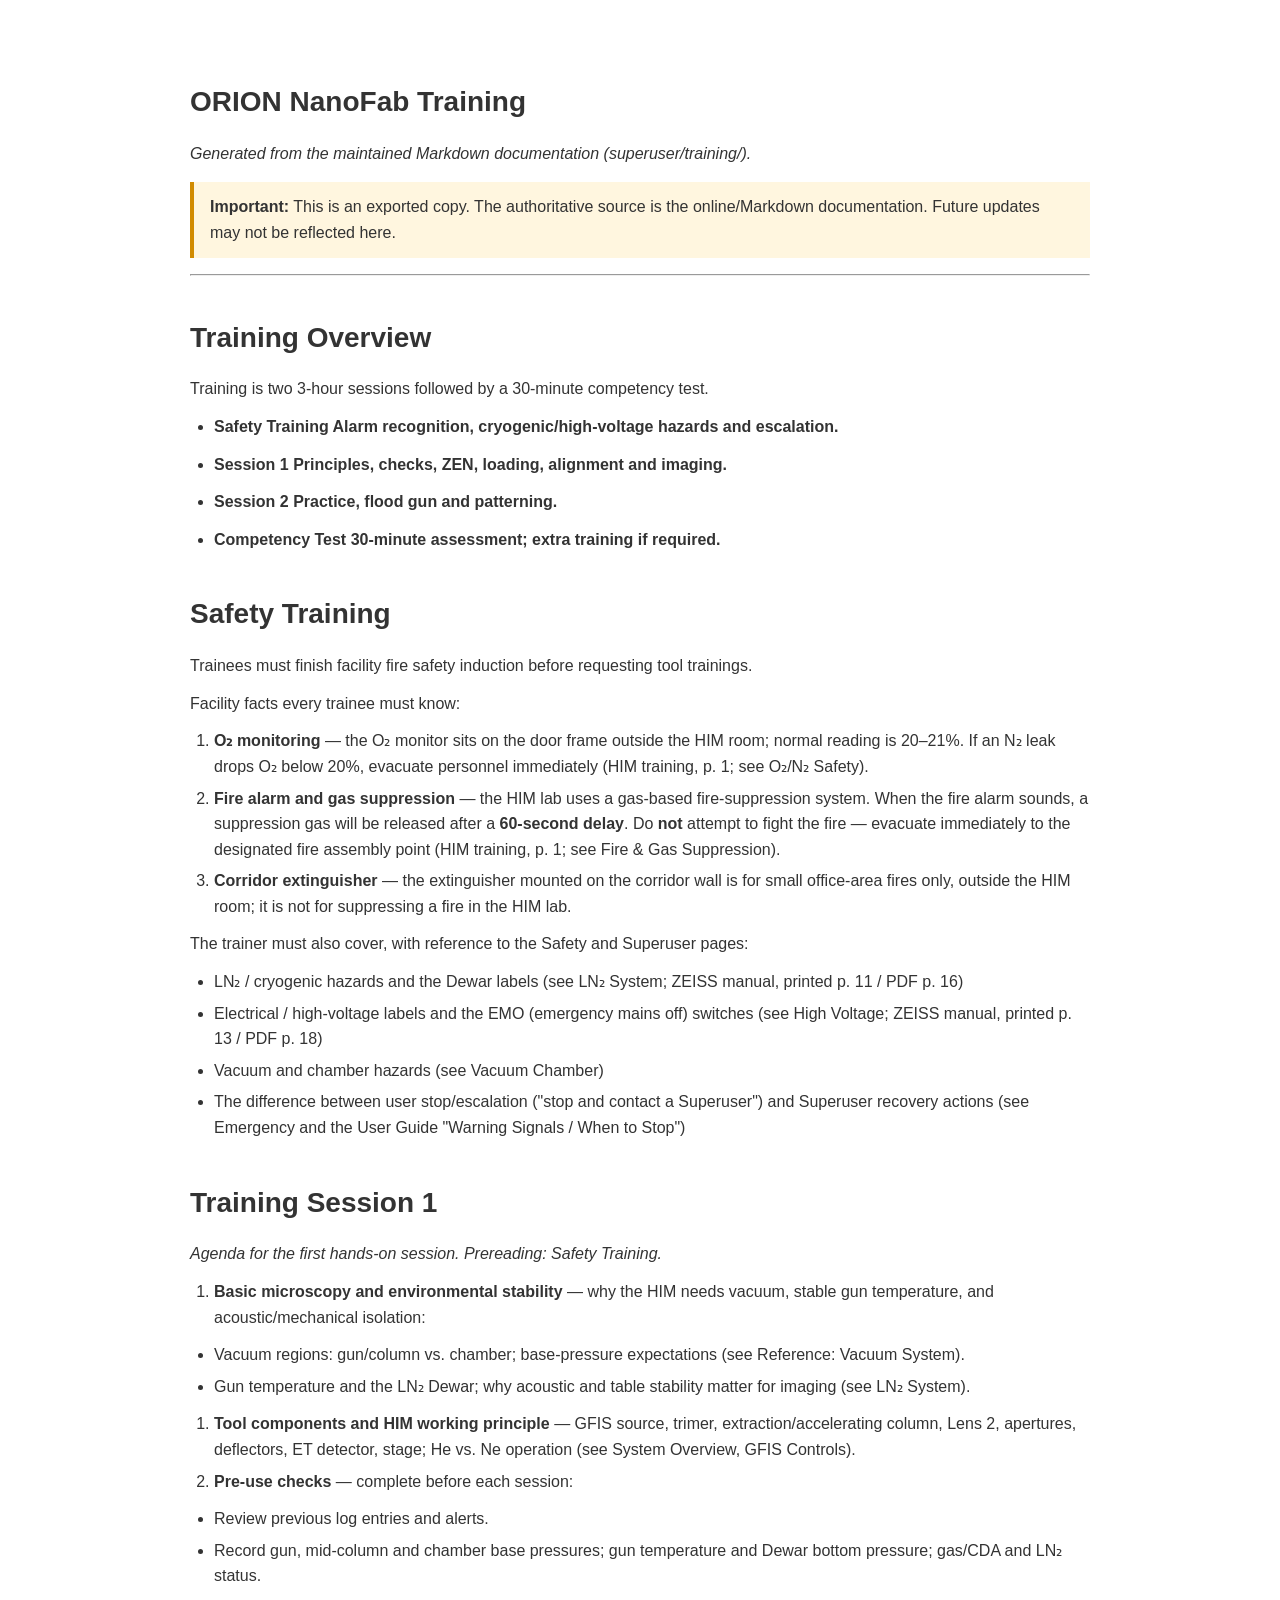
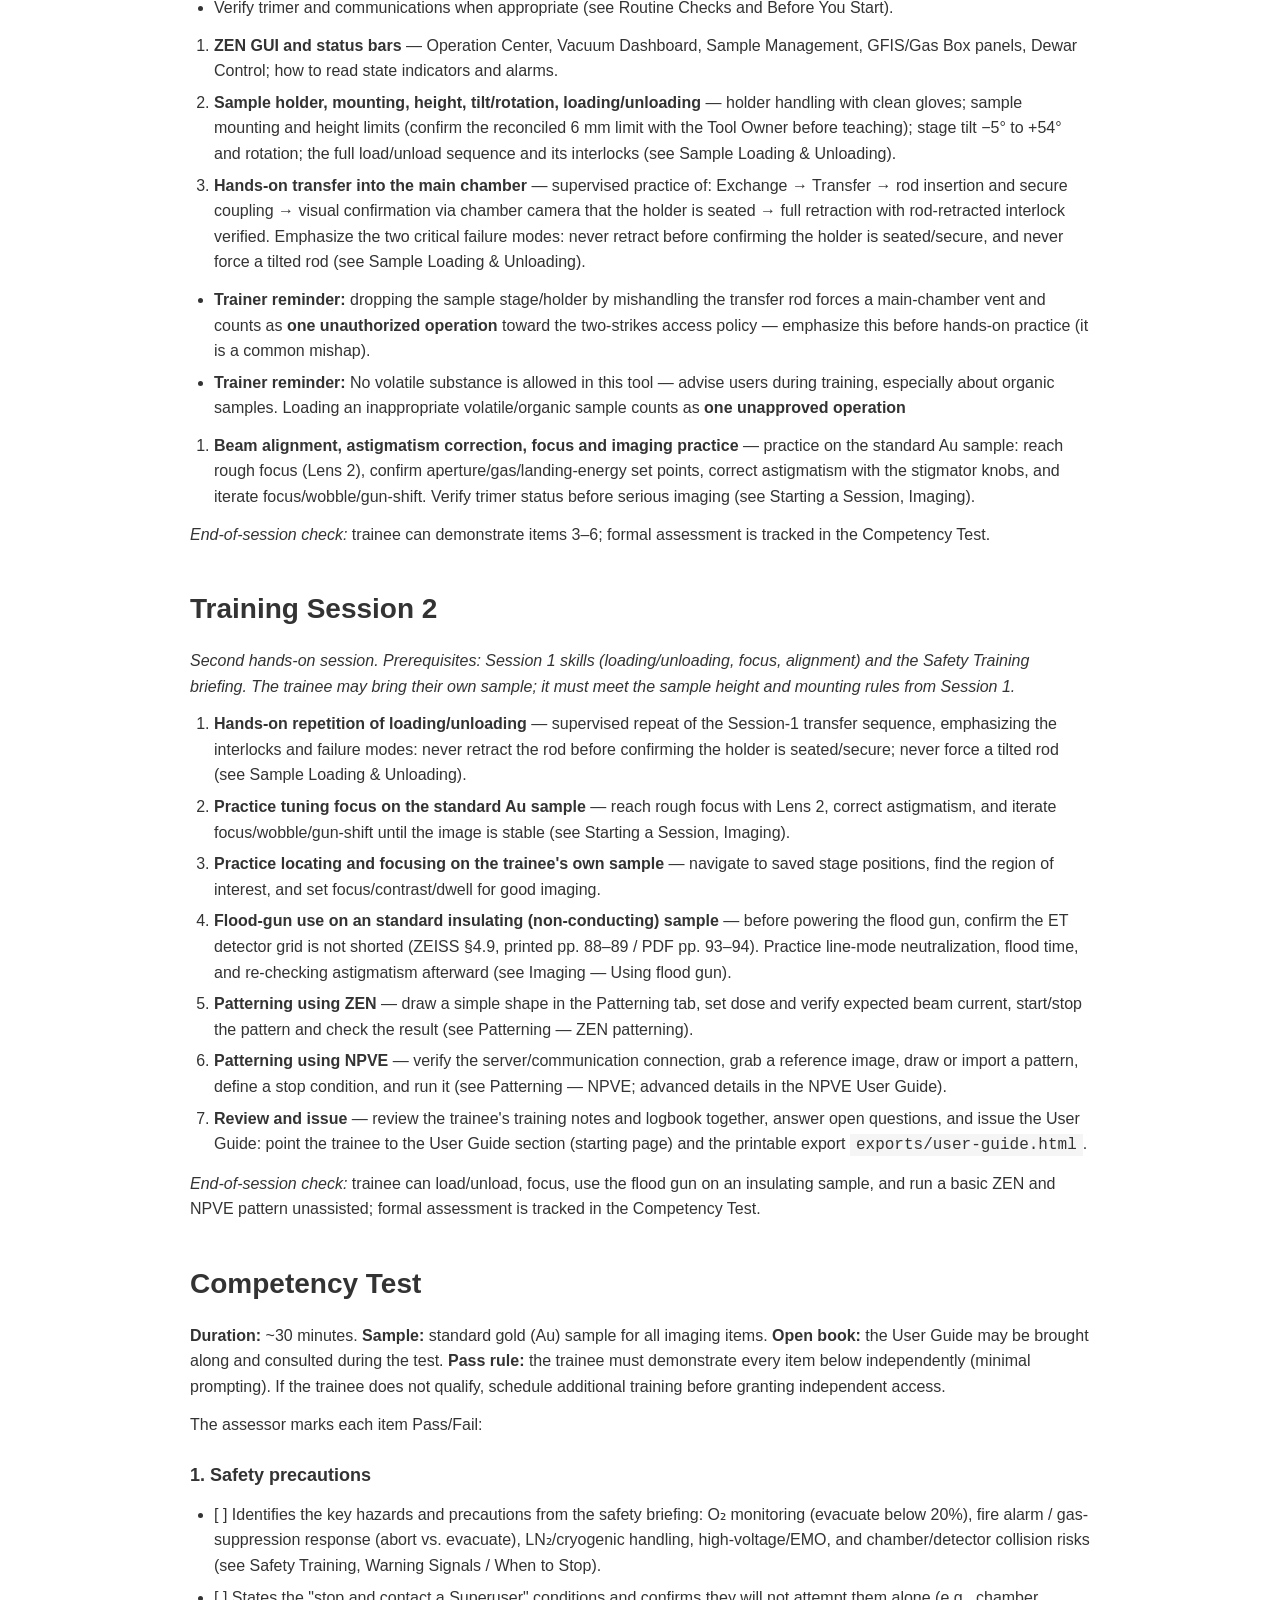
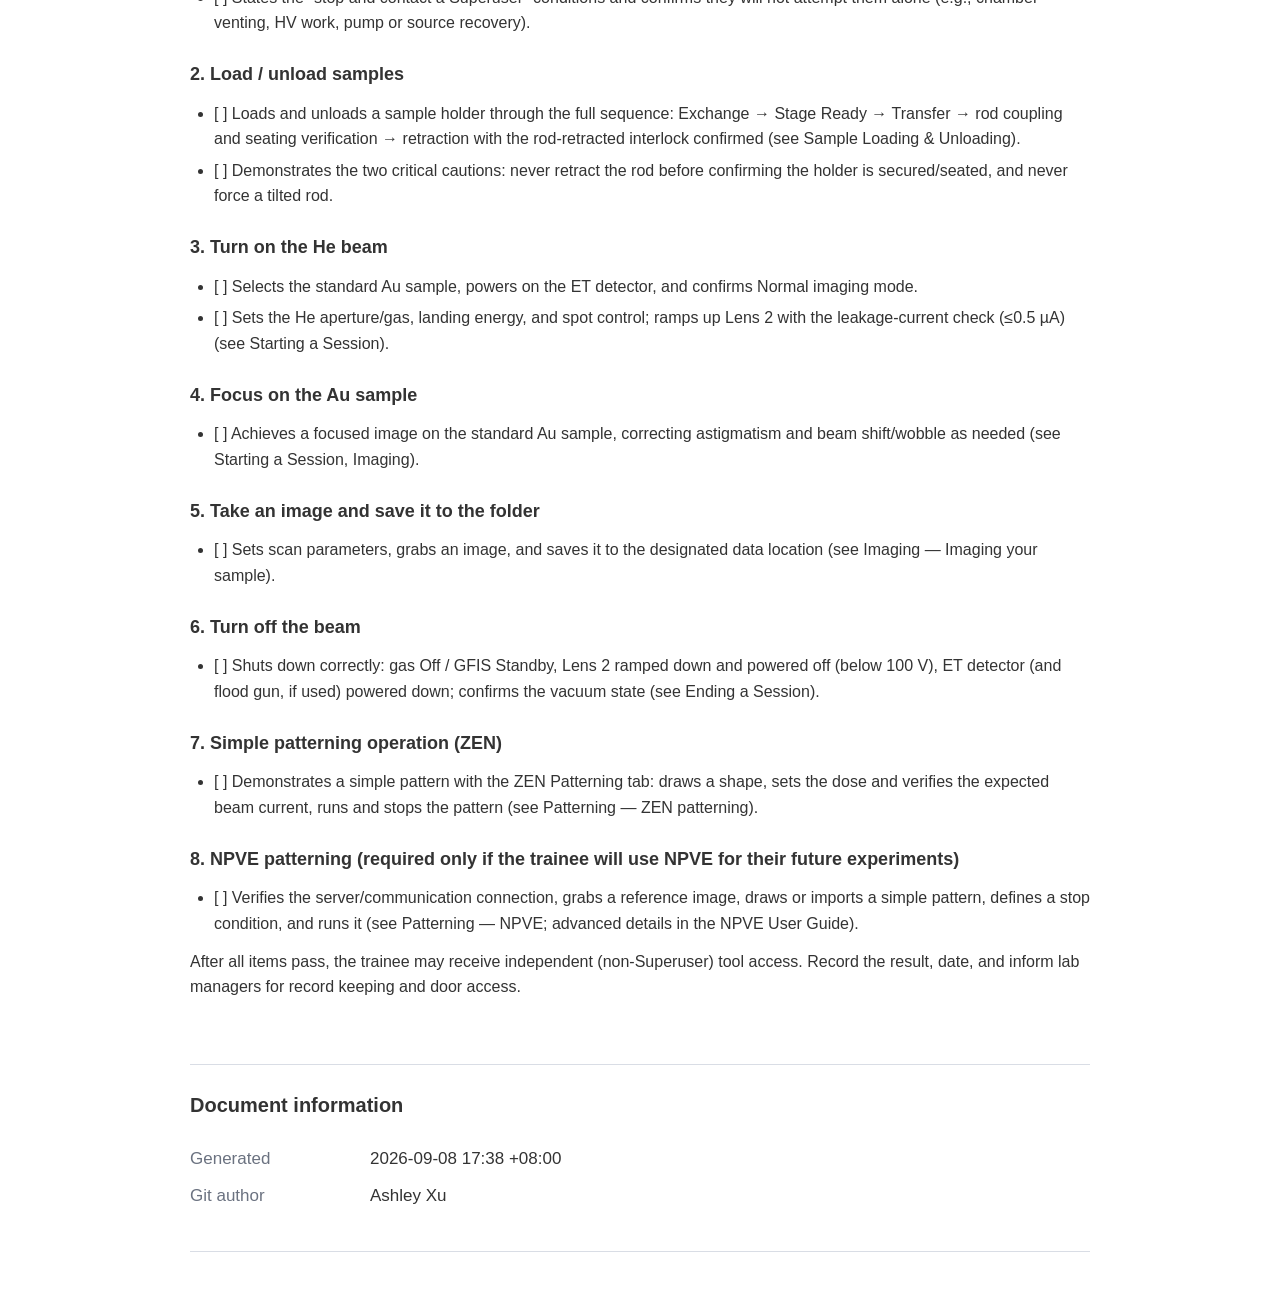
<file: exports/training.html>
<!DOCTYPE html>
<html lang="en">
<head>
    <meta charset="UTF-8">
    <meta name="viewport" content="width=device-width, initial-scale=1.0">
    <title>ORION NanoFab Training</title>
    <style>
        body {
            font-family: -apple-system, BlinkMacSystemFont, 'Segoe UI', Roboto, sans-serif;
            line-height: 1.6;
            max-width: 900px;
            margin: 0 auto;
            padding: 40px 20px;
            color: #333;
        }
        h1 { font-size: 28px; margin-top: 40px; margin-bottom: 16px; page-break-after: avoid; }
        h2 { font-size: 22px; margin-top: 32px; margin-bottom: 12px; page-break-after: avoid; }
        h3 { font-size: 18px; margin-top: 24px; margin-bottom: 8px; page-break-after: avoid; }
        p { margin: 12px 0; }
        ul, ol { margin: 12px 0; padding-left: 24px; }
        li { margin: 6px 0; }
        code { background: #f5f5f5; padding: 2px 6px; font-family: 'Courier New', monospace; }
        blockquote.warning {
            background: #fff6df;
            border-left: 4px solid #d18b00;
            padding: 12px 16px;
            margin: 16px 0;
            page-break-inside: avoid;
        }
        figure {
            max-width: 100%;
            text-align: center;
            margin: 20px 0;
            page-break-inside: avoid;
        }
        figure img {
            max-width: 100%;
            height: auto;
        }
        figcaption {
            font-size: 12px;
            color: #666;
            margin-top: 8px;
            font-style: italic;
        }
        .page-break {
            page-break-after: always;
        }

        .document-information {
            margin-top: 64px;
            padding: 24px 0 32px;
            border-top: 1px solid #d9dde5;
            border-bottom: 1px solid #d9dde5;
            page-break-inside: avoid;
            }

        .document-information h2 {
            font-size: 20px;
            margin: 0 0 24px;
        }

        .doc-info-row {
            display: grid;
            grid-template-columns: 180px 1fr;
            margin: 10px 0;
            font-size: 17px;
        }

        .doc-info-label {
            color: #6b7280;
        }
        /* Print styles */
        @media print {
            body { padding: 0; }
            h1, h2, h3 { page-break-after: avoid; }
            figure { page-break-inside: avoid; }
            blockquote { page-break-inside: avoid; }
            ul, ol { page-break-inside: avoid; }
        }
    </style>
</head>

<body>
    <h1>ORION NanoFab Training</h1>
    <p><em>Generated from the maintained Markdown documentation (superuser/training/).</em></p>
    <blockquote class="warning">
        <strong>Important:</strong> This is an exported copy. The authoritative source is the online/Markdown documentation.
        Future updates may not be reflected here.
    </blockquote>
    <hr>
    <h1>Training Overview</h1>
<p>Training is two 3-hour sessions followed by a 30-minute competency test.</p>
<ul>
<li><strong>Safety Training Alarm recognition, cryogenic/high-voltage hazards and escalation.</strong></li>
</ul>
<ul>
<li><strong>Session 1 Principles, checks, ZEN, loading, alignment and imaging.</strong></li>
</ul>
<ul>
<li><strong>Session 2 Practice, flood gun and patterning.</strong></li>
</ul>
<ul>
<li><strong>Competency Test 30-minute assessment; extra training if required.</strong></li>
</ul>
<div class="page-break"></div>
<h1>Safety Training</h1>
<p>Trainees must finish facility fire safety induction before requesting tool trainings.</p>
<p>Facility facts every trainee must know:</p>
<ol>
<li><strong>O₂ monitoring</strong> — the O₂ monitor sits on the door frame outside the HIM room; normal reading is 20–21%. If an N₂ leak drops O₂ below 20%, evacuate personnel immediately (HIM training, p. 1; see O₂/N₂ Safety).</li>
<li><strong>Fire alarm and gas suppression</strong> — the HIM lab uses a gas-based fire-suppression system. When the fire alarm sounds, a suppression gas will be released after a <strong>60-second delay</strong>. Do <strong>not</strong> attempt to fight the fire — evacuate immediately to the designated fire assembly point (HIM training, p. 1; see Fire &amp; Gas Suppression).</li>
<li><strong>Corridor extinguisher</strong> — the extinguisher mounted on the corridor wall is for small office-area fires only, outside the HIM room; it is not for suppressing a fire in the HIM lab.</li>
</ol>
<p>The trainer must also cover, with reference to the Safety and Superuser pages:</p>
<ul>
<li>LN₂ / cryogenic hazards and the Dewar labels (see LN₂ System; ZEISS manual, printed p. 11 / PDF p. 16)</li>
<li>Electrical / high-voltage labels and the EMO (emergency mains off) switches (see High Voltage; ZEISS manual, printed p. 13 / PDF p. 18)</li>
<li>Vacuum and chamber hazards (see Vacuum Chamber)</li>
<li>The difference between user stop/escalation (&quot;stop and contact a Superuser&quot;) and Superuser recovery actions (see Emergency and the User Guide &quot;Warning Signals / When to Stop&quot;)</li>
</ul>
<div class="page-break"></div>
<h1>Training Session 1</h1>
<p><em>Agenda for the first hands-on session. Prereading: Safety Training.</em></p>
<ol>
<li><strong>Basic microscopy and environmental stability</strong> — why the HIM needs vacuum, stable gun temperature, and acoustic/mechanical isolation:</li>
</ol>
<ul>
<li>Vacuum regions: gun/column vs. chamber; base-pressure expectations (see Reference: Vacuum System).</li>
<li>Gun temperature and the LN₂ Dewar; why acoustic and table stability matter for imaging (see LN₂ System).</li>
</ul>
<ol>
<li><strong>Tool components and HIM working principle</strong> — GFIS source, trimer, extraction/accelerating column, Lens 2, apertures, deflectors, ET detector, stage; He vs. Ne operation (see System Overview, GFIS Controls).</li>
<li><strong>Pre-use checks</strong> — complete before each session:</li>
</ol>
<ul>
<li>Review previous log entries and alerts.</li>
<li>Record gun, mid-column and chamber base pressures; gun temperature and Dewar bottom pressure; gas/CDA and LN₂ status.</li>
<li>Verify trimer and communications when appropriate (see Routine Checks and Before You Start).</li>
</ul>
<ol>
<li><strong>ZEN GUI and status bars</strong> — Operation Center, Vacuum Dashboard, Sample Management, GFIS/Gas Box panels, Dewar Control; how to read state indicators and alarms.</li>
<li><strong>Sample holder, mounting, height, tilt/rotation, loading/unloading</strong> — holder handling with clean gloves; sample mounting and height limits (confirm the reconciled 6 mm limit with the Tool Owner before teaching); stage tilt −5° to +54° and rotation; the full load/unload sequence and its interlocks (see Sample Loading &amp; Unloading).</li>
<li><strong>Hands-on transfer into the main chamber</strong> — supervised practice of: Exchange → Transfer → rod insertion and secure coupling → visual confirmation via chamber camera that the holder is seated → full retraction with rod-retracted interlock verified. Emphasize the two critical failure modes: never retract before confirming the holder is seated/secure, and never force a tilted rod (see Sample Loading &amp; Unloading).</li>
</ol>
<ul>
<li><strong>Trainer reminder:</strong> dropping the sample stage/holder by mishandling the transfer rod forces a main-chamber vent and counts as <strong>one unauthorized operation</strong> toward the two-strikes access policy — emphasize this before hands-on practice (it is a common mishap).</li>
<li><strong>Trainer reminder:</strong> No volatile substance is allowed in this tool — advise users during training, especially about organic samples. Loading an inappropriate volatile/organic sample counts as <strong>one unapproved operation</strong></li>
</ul>
<ol>
<li><strong>Beam alignment, astigmatism correction, focus and imaging practice</strong> — practice on the standard Au sample: reach rough focus (Lens 2), confirm aperture/gas/landing-energy set points, correct astigmatism with the stigmator knobs, and iterate focus/wobble/gun-shift. Verify trimer status before serious imaging (see Starting a Session, Imaging).</li>
</ol>
<p><em>End-of-session check:</em> trainee can demonstrate items 3–6; formal assessment is tracked in the Competency Test.</p>
<div class="page-break"></div>
<h1>Training Session 2</h1>
<p><em>Second hands-on session. Prerequisites: Session 1 skills (loading/unloading, focus, alignment) and the Safety Training briefing. The trainee may bring their own sample; it must meet the sample height and mounting rules from Session 1.</em></p>
<ol>
<li><strong>Hands-on repetition of loading/unloading</strong> — supervised repeat of the Session-1 transfer sequence, emphasizing the interlocks and failure modes: never retract the rod before confirming the holder is seated/secure; never force a tilted rod (see Sample Loading &amp; Unloading).</li>
<li><strong>Practice tuning focus on the standard Au sample</strong> — reach rough focus with Lens 2, correct astigmatism, and iterate focus/wobble/gun-shift until the image is stable (see Starting a Session, Imaging).</li>
<li><strong>Practice locating and focusing on the trainee&#x27;s own sample</strong> — navigate to saved stage positions, find the region of interest, and set focus/contrast/dwell for good imaging.</li>
<li><strong>Flood-gun use on an standard insulating (non-conducting) sample</strong> — before powering the flood gun, confirm the ET detector grid is not shorted (ZEISS §4.9, printed pp. 88–89 / PDF pp. 93–94). Practice line-mode neutralization, flood time, and re-checking astigmatism afterward (see Imaging — Using flood gun).</li>
<li><strong>Patterning using ZEN</strong> — draw a simple shape in the Patterning tab, set dose and verify expected beam current, start/stop the pattern and check the result (see Patterning — ZEN patterning).</li>
<li><strong>Patterning using NPVE</strong> — verify the server/communication connection, grab a reference image, draw or import a pattern, define a stop condition, and run it (see Patterning — NPVE; advanced details in the NPVE User Guide).</li>
<li><strong>Review and issue</strong> — review the trainee&#x27;s training notes and logbook together, answer open questions, and issue the User Guide: point the trainee to the User Guide section (starting page) and the printable export <code>exports/user-guide.html</code>.</li>
</ol>
<p><em>End-of-session check:</em> trainee can load/unload, focus, use the flood gun on an insulating sample, and run a basic ZEN and NPVE pattern unassisted; formal assessment is tracked in the Competency Test.</p>
<div class="page-break"></div>
<h1>Competency Test</h1>
<p><strong>Duration:</strong> ~30 minutes. <strong>Sample:</strong> standard gold (Au) sample for all imaging items. <strong>Open book:</strong> the User Guide may be brought along and consulted during the test. <strong>Pass rule:</strong> the trainee must demonstrate every item below independently (minimal prompting). If the trainee does not qualify, schedule additional training before granting independent access.</p>
<p>The assessor marks each item Pass/Fail:</p>
<h3>1. Safety precautions</h3>
<ul>
<li>[ ] Identifies the key hazards and precautions from the safety briefing: O₂ monitoring (evacuate below 20%), fire alarm / gas-suppression response (abort vs. evacuate), LN₂/cryogenic handling, high-voltage/EMO, and chamber/detector collision risks (see Safety Training, Warning Signals / When to Stop).</li>
<li>[ ] States the &quot;stop and contact a Superuser&quot; conditions and confirms they will not attempt them alone (e.g., chamber venting, HV work, pump or source recovery).</li>
</ul>
<h3>2. Load / unload samples</h3>
<ul>
<li>[ ] Loads and unloads a sample holder through the full sequence: Exchange → Stage Ready → Transfer → rod coupling and seating verification → retraction with the rod-retracted interlock confirmed (see Sample Loading &amp; Unloading).</li>
<li>[ ] Demonstrates the two critical cautions: never retract the rod before confirming the holder is secured/seated, and never force a tilted rod.</li>
</ul>
<h3>3. Turn on the He beam</h3>
<ul>
<li>[ ] Selects the standard Au sample, powers on the ET detector, and confirms Normal imaging mode.</li>
<li>[ ] Sets the He aperture/gas, landing energy, and spot control; ramps up Lens 2 with the leakage-current check (≤0.5 µA) (see Starting a Session).</li>
</ul>
<h3>4. Focus on the Au sample</h3>
<ul>
<li>[ ] Achieves a focused image on the standard Au sample, correcting astigmatism and beam shift/wobble as needed (see Starting a Session, Imaging).</li>
</ul>
<h3>5. Take an image and save it to the folder</h3>
<ul>
<li>[ ] Sets scan parameters, grabs an image, and saves it to the designated data location (see Imaging — Imaging your sample).</li>
</ul>
<h3>6. Turn off the beam</h3>
<ul>
<li>[ ] Shuts down correctly: gas Off / GFIS Standby, Lens 2 ramped down and powered off (below 100 V), ET detector (and flood gun, if used) powered down; confirms the vacuum state (see Ending a Session).</li>
</ul>
<h3>7. Simple patterning operation (ZEN)</h3>
<ul>
<li>[ ] Demonstrates a simple pattern with the ZEN Patterning tab: draws a shape, sets the dose and verifies the expected beam current, runs and stops the pattern (see Patterning — ZEN patterning).</li>
</ul>
<h3>8. NPVE patterning (required only if the trainee will use NPVE for their future experiments)</h3>
<ul>
<li>[ ] Verifies the server/communication connection, grabs a reference image, draws or imports a simple pattern, defines a stop condition, and runs it (see Patterning — NPVE; advanced details in the NPVE User Guide).</li>
</ul>
<p>After all items pass, the trainee may receive independent (non-Superuser) tool access. Record the result, date, and inform lab managers for record keeping and door access.</p>


    <section class="document-information">
        <h2>Document information</h2>

        <div class="doc-info-row">
            <div class="doc-info-label">Generated</div>
            <div>2026-09-08 17:38 +08:00</div>
        </div>

        <div class="doc-info-row">
            <div class="doc-info-label">Git author</div>
            <div>Ashley Xu</div>
        </div>
    </section>
    

</body>
</html>
</file>
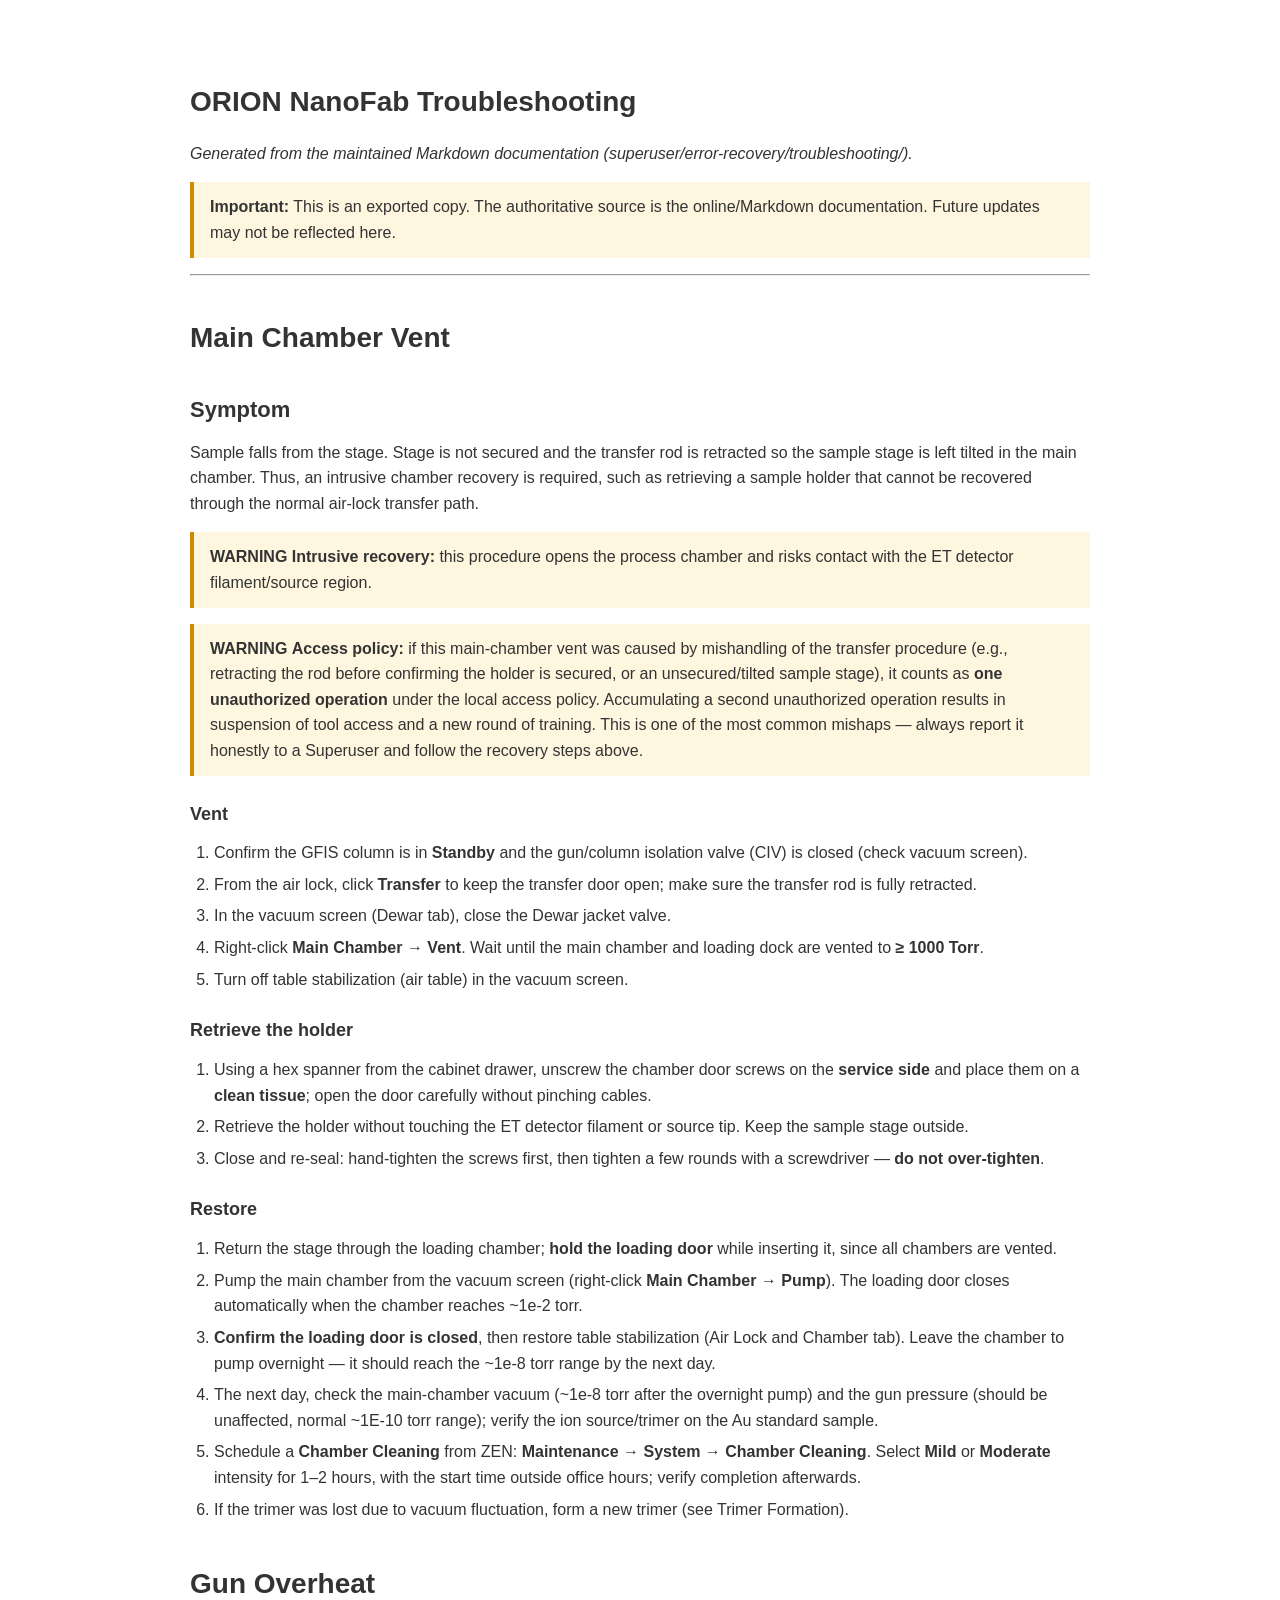
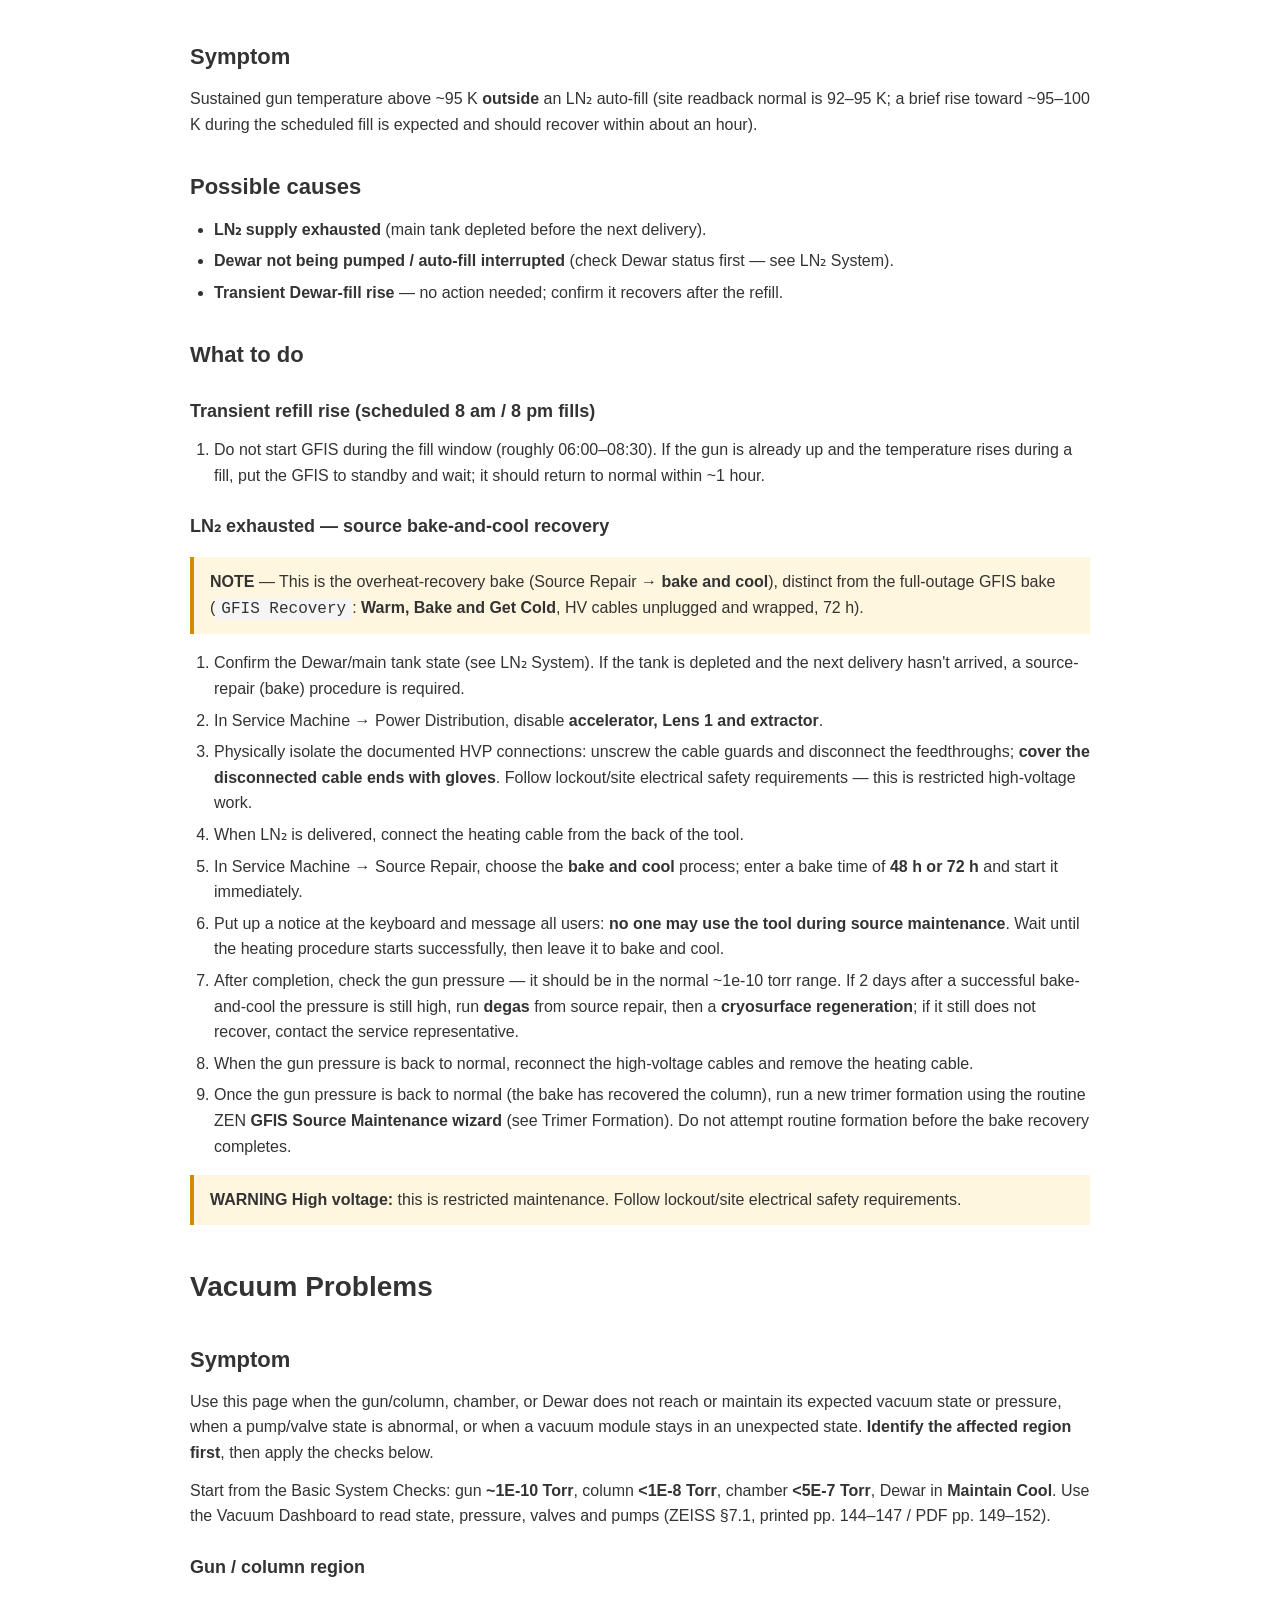
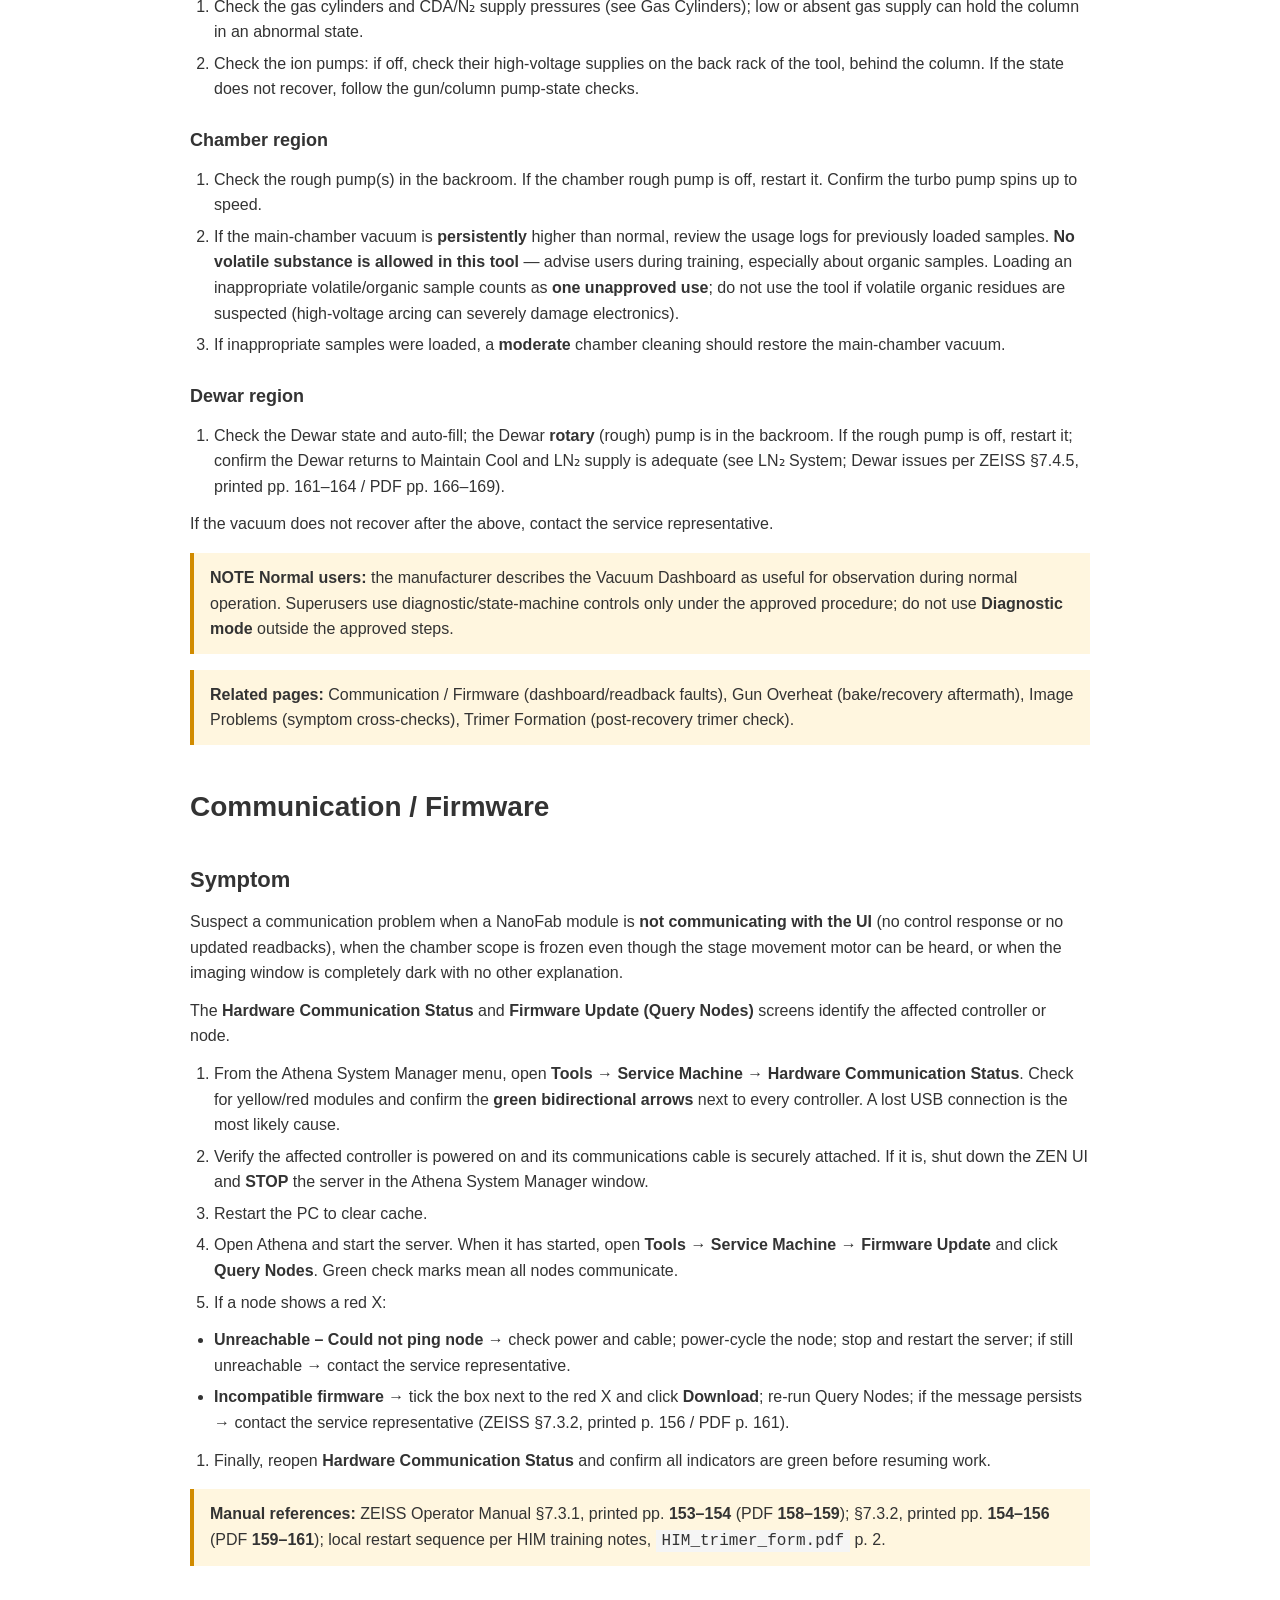
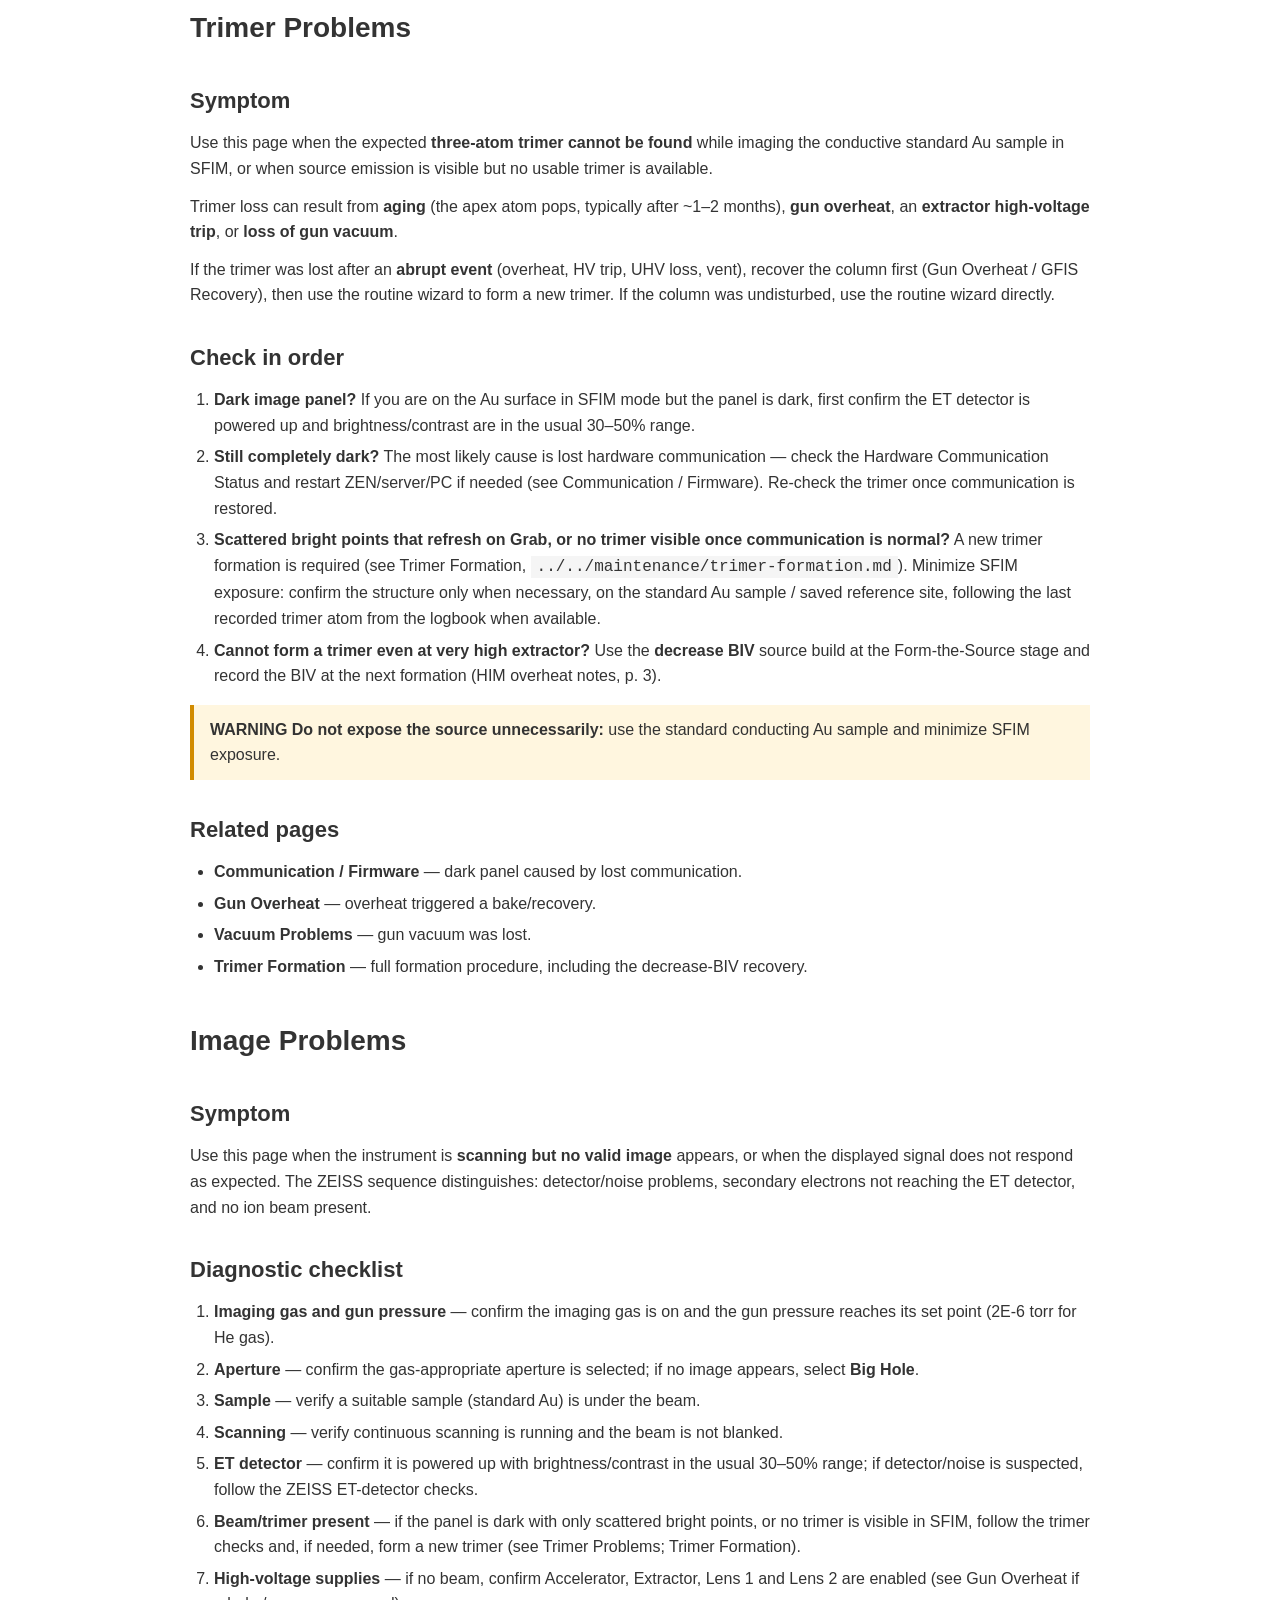
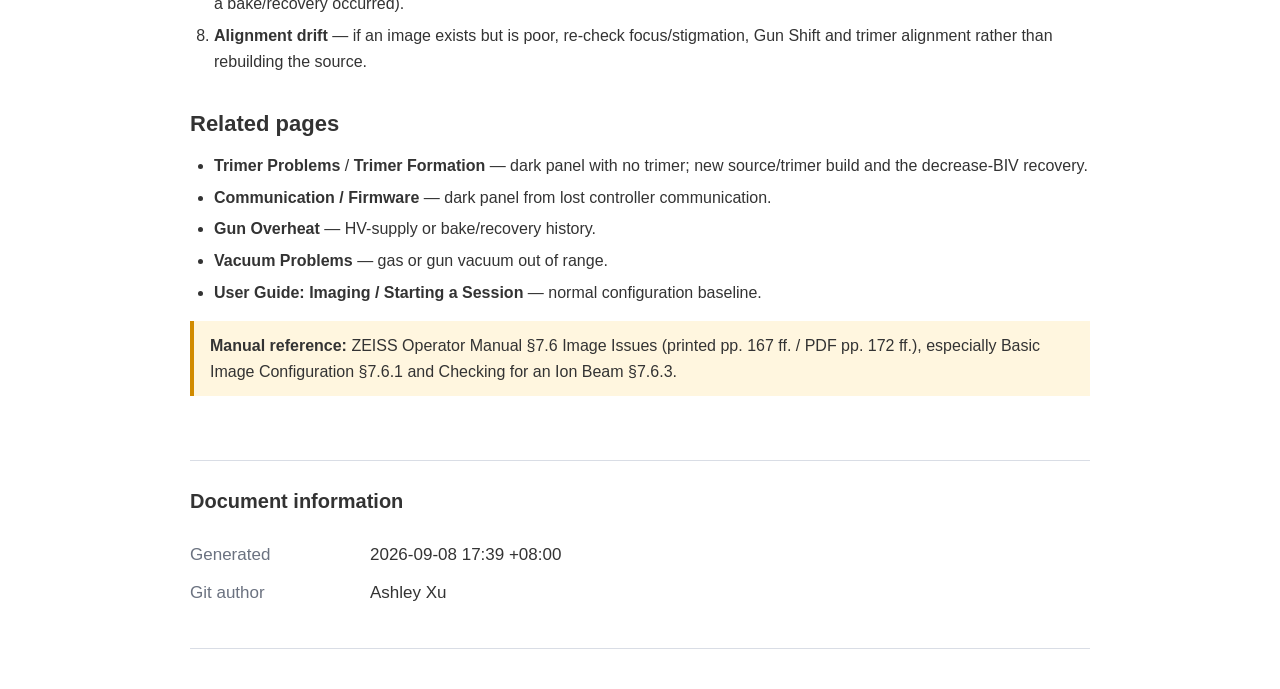
<file: exports/troubleshooting.html>
<!DOCTYPE html>
<html lang="en">
<head>
    <meta charset="UTF-8">
    <meta name="viewport" content="width=device-width, initial-scale=1.0">
    <title>ORION NanoFab Troubleshooting</title>
    <style>
        body {
            font-family: -apple-system, BlinkMacSystemFont, 'Segoe UI', Roboto, sans-serif;
            line-height: 1.6;
            max-width: 900px;
            margin: 0 auto;
            padding: 40px 20px;
            color: #333;
        }
        h1 { font-size: 28px; margin-top: 40px; margin-bottom: 16px; page-break-after: avoid; }
        h2 { font-size: 22px; margin-top: 32px; margin-bottom: 12px; page-break-after: avoid; }
        h3 { font-size: 18px; margin-top: 24px; margin-bottom: 8px; page-break-after: avoid; }
        p { margin: 12px 0; }
        ul, ol { margin: 12px 0; padding-left: 24px; }
        li { margin: 6px 0; }
        code { background: #f5f5f5; padding: 2px 6px; font-family: 'Courier New', monospace; }
        blockquote.warning {
            background: #fff6df;
            border-left: 4px solid #d18b00;
            padding: 12px 16px;
            margin: 16px 0;
            page-break-inside: avoid;
        }
        figure {
            max-width: 100%;
            text-align: center;
            margin: 20px 0;
            page-break-inside: avoid;
        }
        figure img {
            max-width: 100%;
            height: auto;
        }
        figcaption {
            font-size: 12px;
            color: #666;
            margin-top: 8px;
            font-style: italic;
        }
        .page-break {
            page-break-after: always;
        }

        .document-information {
            margin-top: 64px;
            padding: 24px 0 32px;
            border-top: 1px solid #d9dde5;
            border-bottom: 1px solid #d9dde5;
            page-break-inside: avoid;
            }

        .document-information h2 {
            font-size: 20px;
            margin: 0 0 24px;
        }

        .doc-info-row {
            display: grid;
            grid-template-columns: 180px 1fr;
            margin: 10px 0;
            font-size: 17px;
        }

        .doc-info-label {
            color: #6b7280;
        }
        /* Print styles */
        @media print {
            body { padding: 0; }
            h1, h2, h3 { page-break-after: avoid; }
            figure { page-break-inside: avoid; }
            blockquote { page-break-inside: avoid; }
            ul, ol { page-break-inside: avoid; }
        }
    </style>
</head>

<body>
    <h1>ORION NanoFab Troubleshooting</h1>
    <p><em>Generated from the maintained Markdown documentation (superuser/error-recovery/troubleshooting/).</em></p>
    <blockquote class="warning">
        <strong>Important:</strong> This is an exported copy. The authoritative source is the online/Markdown documentation.
        Future updates may not be reflected here.
    </blockquote>
    <hr>
    <h1>Main Chamber Vent</h1>
<h2>Symptom</h2>
<p>Sample falls from the stage. Stage is not secured and the transfer rod is retracted so the sample stage is left tilted in the main chamber. Thus, an intrusive chamber recovery is required, such as retrieving a sample holder that cannot be recovered through the normal air-lock transfer path.</p>
<blockquote class="warning"><strong>WARNING</strong> <strong>Intrusive recovery:</strong> this procedure opens the process chamber and risks contact with the ET detector filament/source region.</blockquote>
<blockquote class="warning"><strong>WARNING</strong> <strong>Access policy:</strong> if this main-chamber vent was caused by mishandling of the transfer procedure (e.g., retracting the rod before confirming the holder is secured, or an unsecured/tilted sample stage), it counts as <strong>one unauthorized operation</strong> under the local access policy. Accumulating a second unauthorized operation results in suspension of tool access and a new round of training. This is one of the most common mishaps — always report it honestly to a Superuser and follow the recovery steps above.</blockquote>
<h3>Vent</h3>
<ol>
<li>Confirm the GFIS column is in <strong>Standby</strong> and the gun/column isolation valve (CIV) is closed (check vacuum screen).</li>
<li>From the air lock, click <strong>Transfer</strong> to keep the transfer door open; make sure the transfer rod is fully retracted.</li>
<li>In the vacuum screen (Dewar tab), close the Dewar jacket valve.</li>
<li>Right-click <strong>Main Chamber → Vent</strong>. Wait until the main chamber and loading dock are vented to <strong>≥ 1000 Torr</strong>.</li>
<li>Turn off table stabilization (air table) in the vacuum screen.</li>
</ol>
<h3>Retrieve the holder</h3>
<ol>
<li>Using a hex spanner from the cabinet drawer, unscrew the chamber door screws on the <strong>service side</strong> and place them on a <strong>clean tissue</strong>; open the door carefully without pinching cables.</li>
<li>Retrieve the holder without touching the ET detector filament or source tip. Keep the sample stage outside.</li>
<li>Close and re-seal: hand-tighten the screws first, then tighten a few rounds with a screwdriver — <strong>do not over-tighten</strong>.</li>
</ol>
<h3>Restore</h3>
<ol>
<li>Return the stage through the loading chamber; <strong>hold the loading door</strong> while inserting it, since all chambers are vented.</li>
<li>Pump the main chamber from the vacuum screen (right-click <strong>Main Chamber → Pump</strong>). The loading door closes automatically when the chamber reaches ~1e-2 torr.</li>
<li><strong>Confirm the loading door is closed</strong>, then restore table stabilization (Air Lock and Chamber tab). Leave the chamber to pump overnight — it should reach the ~1e-8 torr range by the next day.</li>
<li>The next day, check the main-chamber vacuum (~1e-8 torr after the overnight pump) and the gun pressure (should be unaffected, normal ~1E-10 torr range); verify the ion source/trimer on the Au standard sample.</li>
<li>Schedule a <strong>Chamber Cleaning</strong> from ZEN: <strong>Maintenance → System → Chamber Cleaning</strong>. Select <strong>Mild</strong> or <strong>Moderate</strong> intensity for 1–2 hours, with the start time outside office hours; verify completion afterwards.</li>
<li>If the trimer was lost due to vacuum fluctuation, form a new trimer (see Trimer Formation).</li>
</ol>
<div class="page-break"></div>
<h1>Gun Overheat</h1>
<h2>Symptom</h2>
<p>Sustained gun temperature above ~95 K <strong>outside</strong> an LN₂ auto-fill (site readback normal is 92–95 K; a brief rise toward ~95–100 K during the scheduled fill is expected and should recover within about an hour).</p>
<h2>Possible causes</h2>
<ul>
<li><strong>LN₂ supply exhausted</strong> (main tank depleted before the next delivery).</li>
<li><strong>Dewar not being pumped / auto-fill interrupted</strong> (check Dewar status first — see LN₂ System).</li>
<li><strong>Transient Dewar-fill rise</strong> — no action needed; confirm it recovers after the refill.</li>
</ul>
<h2>What to do</h2>
<h3>Transient refill rise (scheduled 8 am / 8 pm fills)</h3>
<ol>
<li>Do not start GFIS during the fill window (roughly 06:00–08:30). If the gun is already up and the temperature rises during a fill, put the GFIS to standby and wait; it should return to normal within ~1 hour.</li>
</ol>
<h3>LN₂ exhausted — source bake-and-cool recovery</h3>
<blockquote class="warning"><strong>NOTE</strong> — This is the overheat-recovery bake (Source Repair → <strong>bake and cool</strong>), distinct from the full-outage GFIS bake (<code>GFIS Recovery</code>: <strong>Warm, Bake and Get Cold</strong>, HV cables unplugged and wrapped, 72 h).</blockquote>
<ol>
<li>Confirm the Dewar/main tank state (see LN₂ System). If the tank is depleted and the next delivery hasn&#x27;t arrived, a source-repair (bake) procedure is required.</li>
<li>In Service Machine → Power Distribution, disable <strong>accelerator, Lens 1 and extractor</strong>.</li>
<li>Physically isolate the documented HVP connections: unscrew the cable guards and disconnect the feedthroughs; <strong>cover the disconnected cable ends with gloves</strong>. Follow lockout/site electrical safety requirements — this is restricted high-voltage work.</li>
<li>When LN₂ is delivered, connect the heating cable from the back of the tool.</li>
<li>In Service Machine → Source Repair, choose the <strong>bake and cool</strong> process; enter a bake time of <strong>48 h or 72 h</strong> and start it immediately.</li>
<li>Put up a notice at the keyboard and message all users: <strong>no one may use the tool during source maintenance</strong>. Wait until the heating procedure starts successfully, then leave it to bake and cool.</li>
<li>After completion, check the gun pressure — it should be in the normal ~1e-10 torr range. If 2 days after a successful bake-and-cool the pressure is still high, run <strong>degas</strong> from source repair, then a <strong>cryosurface regeneration</strong>; if it still does not recover, contact the service representative.</li>
<li>When the gun pressure is back to normal, reconnect the high-voltage cables and remove the heating cable.</li>
<li>Once the gun pressure is back to normal (the bake has recovered the column), run a new trimer formation using the routine ZEN <strong>GFIS Source Maintenance wizard</strong> (see Trimer Formation). Do not attempt routine formation before the bake recovery completes.</li>
</ol>
<blockquote class="warning"><strong>WARNING</strong> <strong>High voltage:</strong> this is restricted maintenance. Follow lockout/site electrical safety requirements.</blockquote>
<div class="page-break"></div>
<h1>Vacuum Problems</h1>
<h2>Symptom</h2>
<p>Use this page when the gun/column, chamber, or Dewar does not reach or maintain its expected vacuum state or pressure, when a pump/valve state is abnormal, or when a vacuum module stays in an unexpected state. <strong>Identify the affected region first</strong>, then apply the checks below.</p>
<p>Start from the Basic System Checks: gun <strong>~1E-10 Torr</strong>, column <strong>&lt;1E-8 Torr</strong>, chamber <strong>&lt;5E-7 Torr</strong>, Dewar in <strong>Maintain Cool</strong>. Use the Vacuum Dashboard to read state, pressure, valves and pumps (ZEISS §7.1, printed pp. 144–147 / PDF pp. 149–152).</p>
<h3>Gun / column region</h3>
<ol>
<li>Check the gas cylinders and CDA/N₂ supply pressures (see Gas Cylinders); low or absent gas supply can hold the column in an abnormal state.</li>
<li>Check the ion pumps: if off, check their high-voltage supplies on the back rack of the tool, behind the column. If the state does not recover, follow the gun/column pump-state checks.</li>
</ol>
<h3>Chamber region</h3>
<ol>
<li>Check the rough pump(s) in the backroom. If the chamber rough pump is off, restart it. Confirm the turbo pump spins up to speed.</li>
<li>If the main-chamber vacuum is <strong>persistently</strong> higher than normal, review the usage logs for previously loaded samples. <strong>No volatile substance is allowed in this tool</strong> — advise users during training, especially about organic samples. Loading an inappropriate volatile/organic sample counts as <strong>one unapproved use</strong>; do not use the tool if volatile organic residues are suspected (high-voltage arcing can severely damage electronics).</li>
<li>If inappropriate samples were loaded, a <strong>moderate</strong> chamber cleaning should restore the main-chamber vacuum.</li>
</ol>
<h3>Dewar region</h3>
<ol>
<li>Check the Dewar state and auto-fill; the Dewar <strong>rotary</strong> (rough) pump is in the backroom. If the rough pump is off, restart it; confirm the Dewar returns to Maintain Cool and LN₂ supply is adequate (see LN₂ System; Dewar issues per ZEISS §7.4.5, printed pp. 161–164 / PDF pp. 166–169).</li>
</ol>
<p>If the vacuum does not recover after the above, contact the service representative.</p>
<blockquote class="warning"><strong>NOTE</strong> <strong>Normal users:</strong> the manufacturer describes the Vacuum Dashboard as useful for observation during normal operation. Superusers use diagnostic/state-machine controls only under the approved procedure; do not use <strong>Diagnostic mode</strong> outside the approved steps.</blockquote>
<blockquote class="warning"><strong>Related pages:</strong> Communication / Firmware (dashboard/readback faults), Gun Overheat (bake/recovery aftermath), Image Problems (symptom cross-checks), Trimer Formation (post-recovery trimer check).</blockquote>
<div class="page-break"></div>
<h1>Communication / Firmware</h1>
<h2>Symptom</h2>
<p>Suspect a communication problem when a NanoFab module is <strong>not communicating with the UI</strong> (no control response or no updated readbacks), when the chamber scope is frozen even though the stage movement motor can be heard, or when the imaging window is completely dark with no other explanation.</p>
<p>The <strong>Hardware Communication Status</strong> and <strong>Firmware Update (Query Nodes)</strong> screens identify the affected controller or node.</p>
<ol>
<li>From the Athena System Manager menu, open <strong>Tools → Service Machine → Hardware Communication Status</strong>. Check for yellow/red modules and confirm the <strong>green bidirectional arrows</strong> next to every controller. A lost USB connection is the most likely cause.</li>
<li>Verify the affected controller is powered on and its communications cable is securely attached. If it is, shut down the ZEN UI and <strong>STOP</strong> the server in the Athena System Manager window.</li>
<li>Restart the PC to clear cache.</li>
<li>Open Athena and start the server. When it has started, open <strong>Tools → Service Machine → Firmware Update</strong> and click <strong>Query Nodes</strong>. Green check marks mean all nodes communicate.</li>
<li>If a node shows a red X:</li>
</ol>
<ul>
<li><strong>Unreachable – Could not ping node</strong> → check power and cable; power-cycle the node; stop and restart the server; if still unreachable → contact the service representative.</li>
<li><strong>Incompatible firmware</strong> → tick the box next to the red X and click <strong>Download</strong>; re-run Query Nodes; if the message persists → contact the service representative (ZEISS §7.3.2, printed p. 156 / PDF p. 161).</li>
</ul>
<ol>
<li>Finally, reopen <strong>Hardware Communication Status</strong> and confirm all indicators are green before resuming work.</li>
</ol>
<blockquote class="warning"><strong>Manual references:</strong> ZEISS Operator Manual §7.3.1, printed pp. <strong>153–154</strong> (PDF <strong>158–159</strong>); §7.3.2, printed pp. <strong>154–156</strong> (PDF <strong>159–161</strong>); local restart sequence per HIM training notes, <code>HIM_trimer_form.pdf</code> p. 2.</blockquote>
<div class="page-break"></div>
<h1>Trimer Problems</h1>
<h2>Symptom</h2>
<p>Use this page when the expected <strong>three-atom trimer cannot be found</strong> while imaging the conductive standard Au sample in SFIM, or when source emission is visible but no usable trimer is available.</p>
<p>Trimer loss can result from <strong>aging</strong> (the apex atom pops, typically after ~1–2 months), <strong>gun overheat</strong>, an <strong>extractor high-voltage trip</strong>, or <strong>loss of gun vacuum</strong>.</p>
<p>If the trimer was lost after an <strong>abrupt event</strong> (overheat, HV trip, UHV loss, vent), recover the column first (Gun Overheat / GFIS Recovery), then use the routine wizard to form a new trimer. If the column was undisturbed, use the routine wizard directly.</p>
<h2>Check in order</h2>
<ol>
<li><strong>Dark image panel?</strong> If you are on the Au surface in SFIM mode but the panel is dark, first confirm the ET detector is powered up and brightness/contrast are in the usual 30–50% range.</li>
<li><strong>Still completely dark?</strong> The most likely cause is lost hardware communication — check the Hardware Communication Status and restart ZEN/server/PC if needed (see Communication / Firmware). Re-check the trimer once communication is restored.</li>
<li><strong>Scattered bright points that refresh on Grab, or no trimer visible once communication is normal?</strong> A new trimer formation is required (see Trimer Formation, <code>../../maintenance/trimer-formation.md</code>). Minimize SFIM exposure: confirm the structure only when necessary, on the standard Au sample / saved reference site, following the last recorded trimer atom from the logbook when available.</li>
<li><strong>Cannot form a trimer even at very high extractor?</strong> Use the <strong>decrease BIV</strong> source build at the Form-the-Source stage and record the BIV at the next formation (HIM overheat notes, p. 3).</li>
</ol>
<blockquote class="warning"><strong>WARNING</strong> <strong>Do not expose the source unnecessarily:</strong> use the standard conducting Au sample and minimize SFIM exposure.</blockquote>
<h2>Related pages</h2>
<ul>
<li><strong>Communication / Firmware</strong> — dark panel caused by lost communication.</li>
<li><strong>Gun Overheat</strong> — overheat triggered a bake/recovery.</li>
<li><strong>Vacuum Problems</strong> — gun vacuum was lost.</li>
<li><strong>Trimer Formation</strong> — full formation procedure, including the decrease-BIV recovery.</li>
</ul>
<div class="page-break"></div>
<h1>Image Problems</h1>
<h2>Symptom</h2>
<p>Use this page when the instrument is <strong>scanning but no valid image</strong> appears, or when the displayed signal does not respond as expected. The ZEISS sequence distinguishes: detector/noise problems, secondary electrons not reaching the ET detector, and no ion beam present.</p>
<h2>Diagnostic checklist</h2>
<ol>
<li><strong>Imaging gas and gun pressure</strong> — confirm the imaging gas is on and the gun pressure reaches its set point (2E-6 torr for He gas).</li>
<li><strong>Aperture</strong> — confirm the gas-appropriate aperture is selected; if no image appears, select <strong>Big Hole</strong>.</li>
<li><strong>Sample</strong> — verify a suitable sample (standard Au) is under the beam.</li>
<li><strong>Scanning</strong> — verify continuous scanning is running and the beam is not blanked.</li>
<li><strong>ET detector</strong> — confirm it is powered up with brightness/contrast in the usual 30–50% range; if detector/noise is suspected, follow the ZEISS ET-detector checks.</li>
<li><strong>Beam/trimer present</strong> — if the panel is dark with only scattered bright points, or no trimer is visible in SFIM, follow the trimer checks and, if needed, form a new trimer (see Trimer Problems; Trimer Formation).</li>
<li><strong>High-voltage supplies</strong> — if no beam, confirm Accelerator, Extractor, Lens 1 and Lens 2 are enabled (see Gun Overheat if a bake/recovery occurred).</li>
<li><strong>Alignment drift</strong> — if an image exists but is poor, re-check focus/stigmation, Gun Shift and trimer alignment rather than rebuilding the source.</li>
</ol>
<h2>Related pages</h2>
<ul>
<li><strong>Trimer Problems</strong> / <strong>Trimer Formation</strong> — dark panel with no trimer; new source/trimer build and the decrease-BIV recovery.</li>
<li><strong>Communication / Firmware</strong> — dark panel from lost controller communication.</li>
<li><strong>Gun Overheat</strong> — HV-supply or bake/recovery history.</li>
<li><strong>Vacuum Problems</strong> — gas or gun vacuum out of range.</li>
<li><strong>User Guide: Imaging / Starting a Session</strong> — normal configuration baseline.</li>
</ul>
<blockquote class="warning"><strong>Manual reference:</strong> ZEISS Operator Manual §7.6 Image Issues (printed pp. 167 ff. / PDF pp. 172 ff.), especially Basic Image Configuration §7.6.1 and Checking for an Ion Beam §7.6.3.</blockquote>


    <section class="document-information">
        <h2>Document information</h2>

        <div class="doc-info-row">
            <div class="doc-info-label">Generated</div>
            <div>2026-09-08 17:39 +08:00</div>
        </div>

        <div class="doc-info-row">
            <div class="doc-info-label">Git author</div>
            <div>Ashley Xu</div>
        </div>
    </section>
    

</body>
</html>
</file>
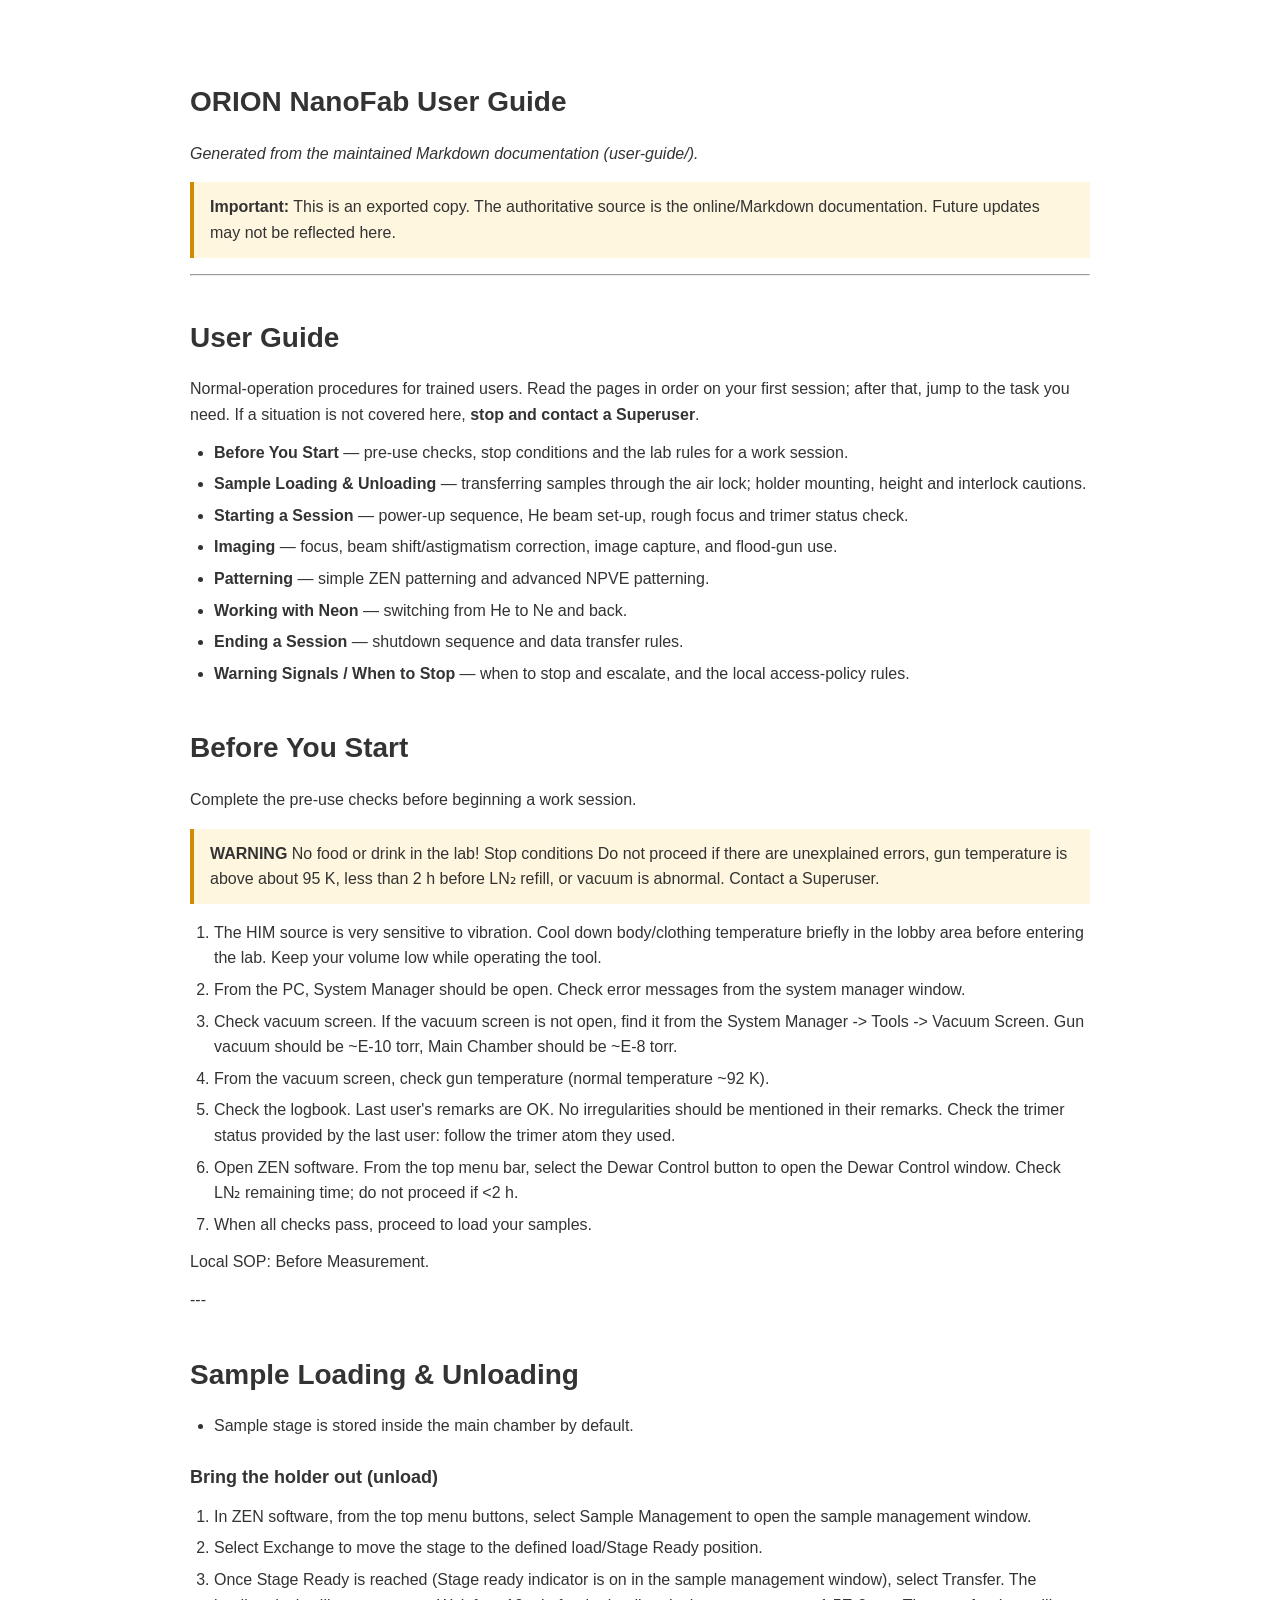
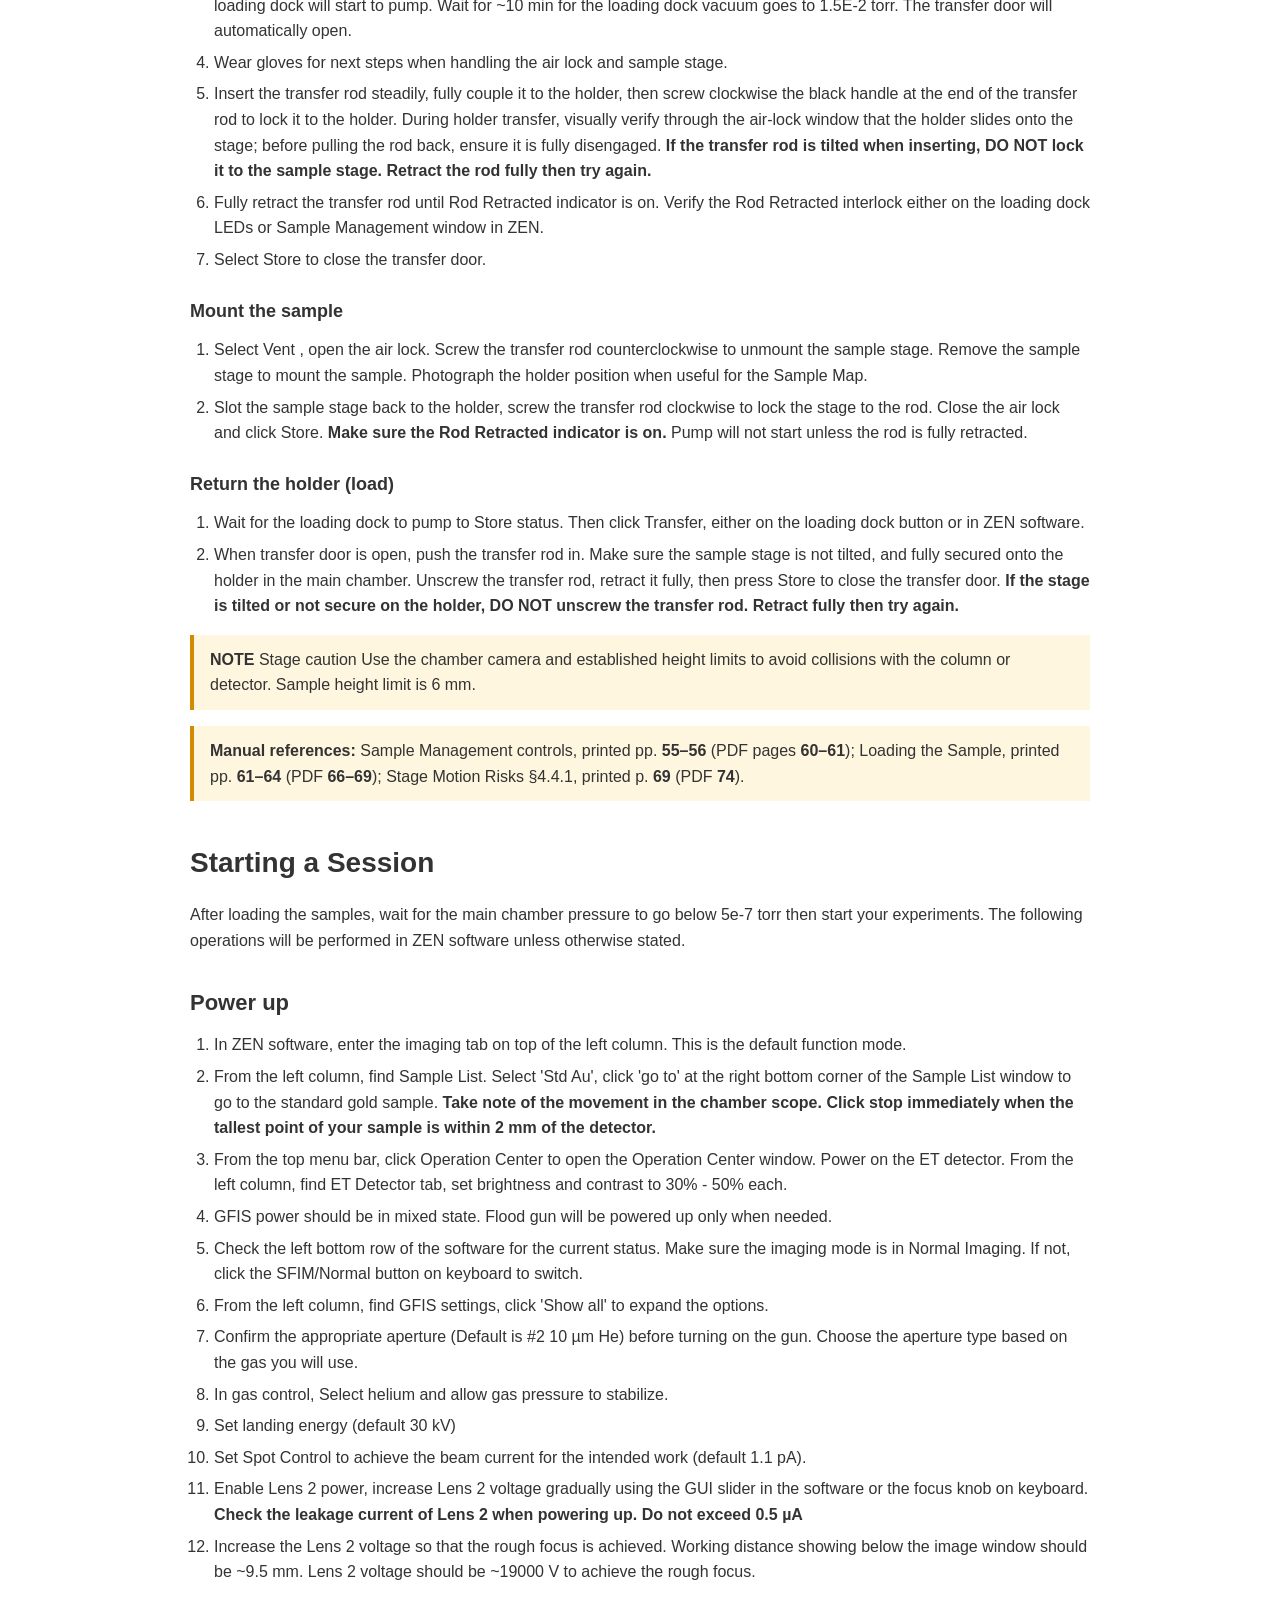
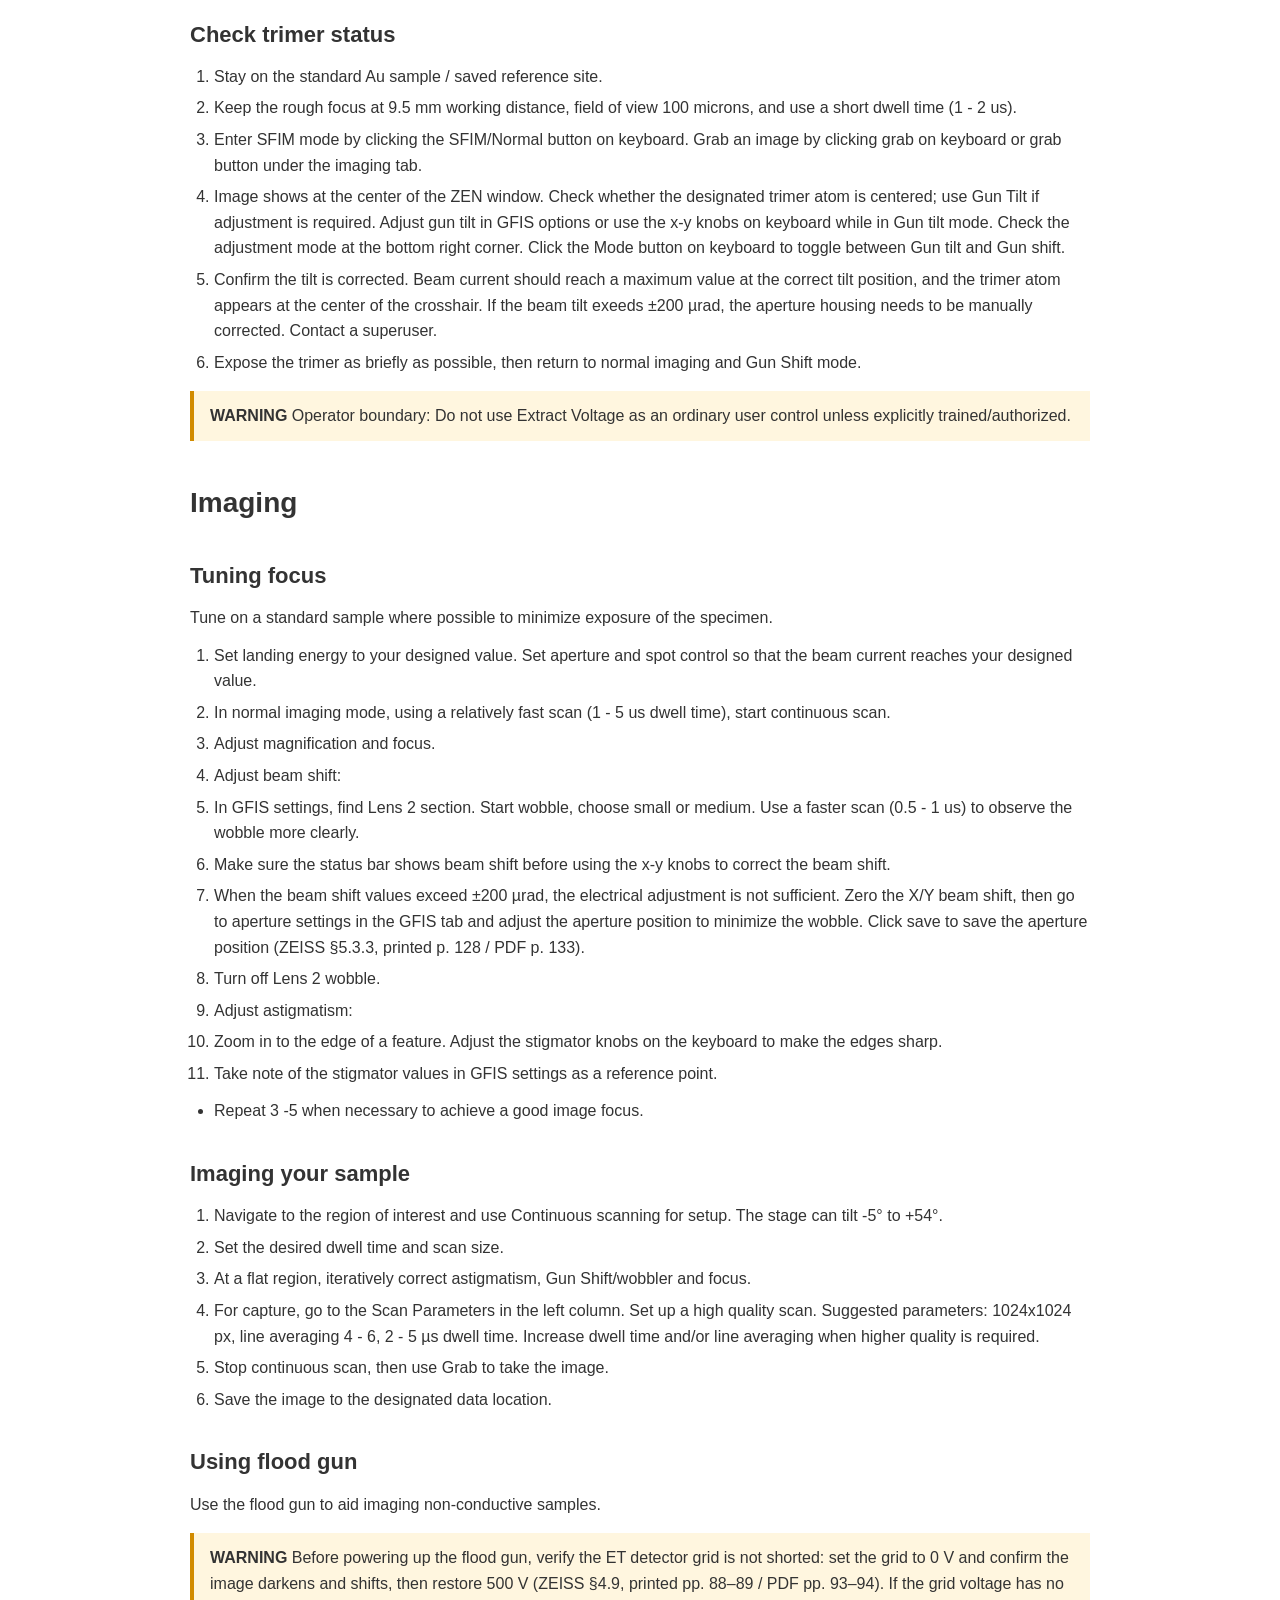
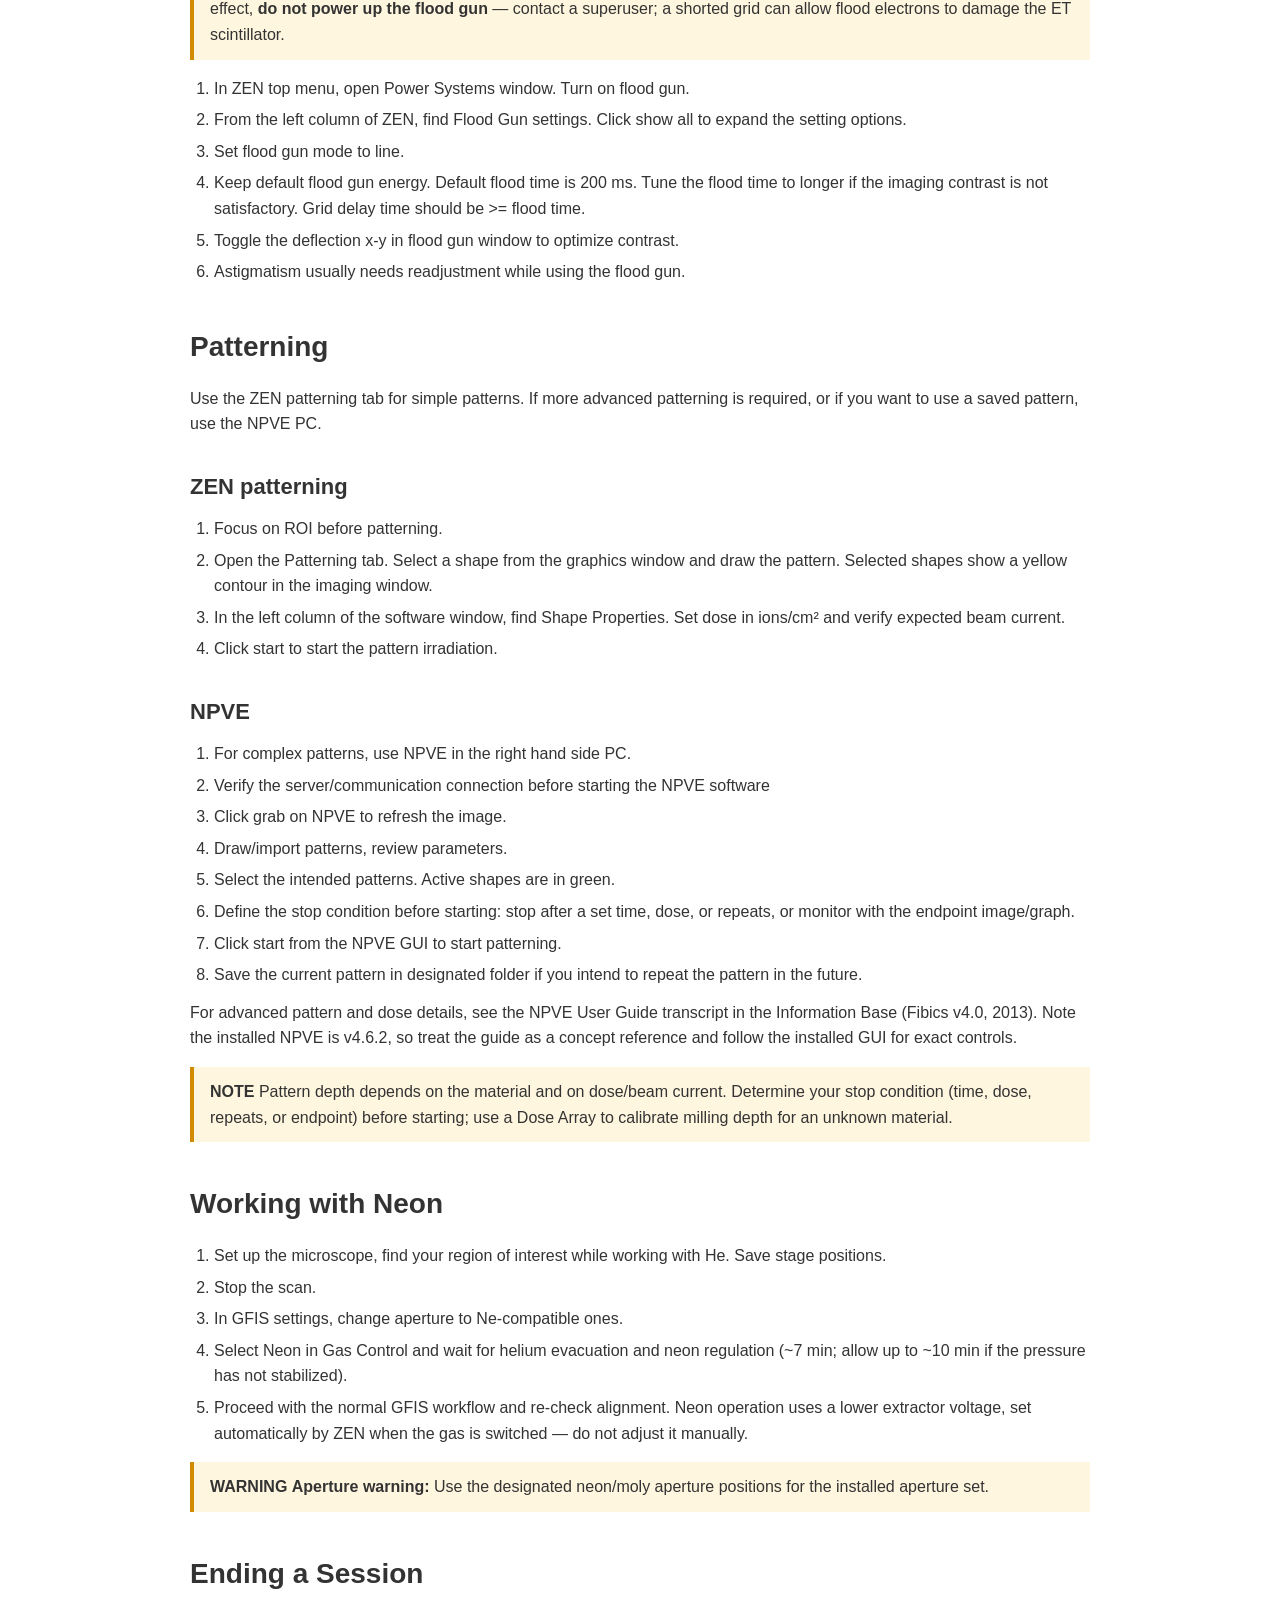
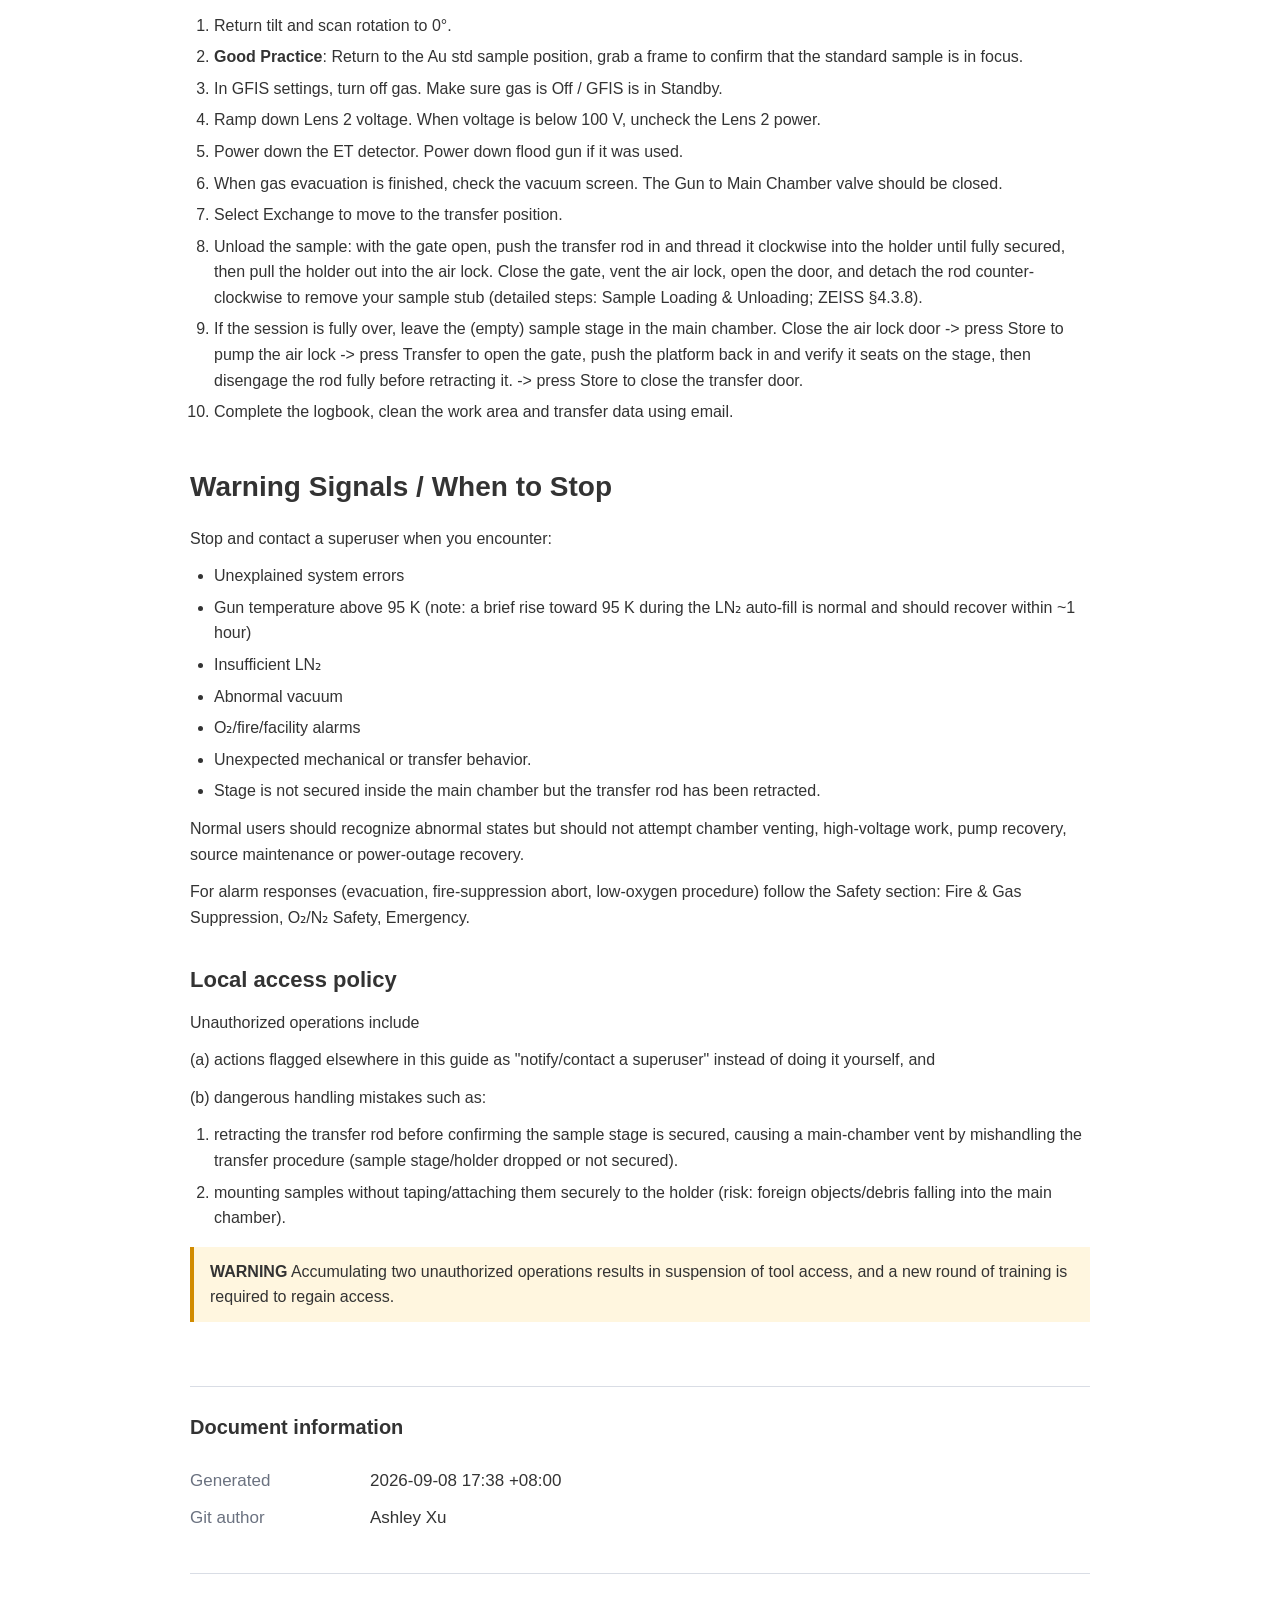
<file: exports/user-guide.html>
<!DOCTYPE html>
<html lang="en">
<head>
    <meta charset="UTF-8">
    <meta name="viewport" content="width=device-width, initial-scale=1.0">
    <title>ORION NanoFab User Guide</title>
    <style>
        body {
            font-family: -apple-system, BlinkMacSystemFont, 'Segoe UI', Roboto, sans-serif;
            line-height: 1.6;
            max-width: 900px;
            margin: 0 auto;
            padding: 40px 20px;
            color: #333;
        }
        h1 { font-size: 28px; margin-top: 40px; margin-bottom: 16px; page-break-after: avoid; }
        h2 { font-size: 22px; margin-top: 32px; margin-bottom: 12px; page-break-after: avoid; }
        h3 { font-size: 18px; margin-top: 24px; margin-bottom: 8px; page-break-after: avoid; }
        p { margin: 12px 0; }
        ul, ol { margin: 12px 0; padding-left: 24px; }
        li { margin: 6px 0; }
        code { background: #f5f5f5; padding: 2px 6px; font-family: 'Courier New', monospace; }
        blockquote.warning {
            background: #fff6df;
            border-left: 4px solid #d18b00;
            padding: 12px 16px;
            margin: 16px 0;
            page-break-inside: avoid;
        }
        figure {
            max-width: 100%;
            text-align: center;
            margin: 20px 0;
            page-break-inside: avoid;
        }
        figure img {
            max-width: 100%;
            height: auto;
        }
        figcaption {
            font-size: 12px;
            color: #666;
            margin-top: 8px;
            font-style: italic;
        }
        .page-break {
            page-break-after: always;
        }

        .document-information {
            margin-top: 64px;
            padding: 24px 0 32px;
            border-top: 1px solid #d9dde5;
            border-bottom: 1px solid #d9dde5;
            page-break-inside: avoid;
            }

        .document-information h2 {
            font-size: 20px;
            margin: 0 0 24px;
        }

        .doc-info-row {
            display: grid;
            grid-template-columns: 180px 1fr;
            margin: 10px 0;
            font-size: 17px;
        }

        .doc-info-label {
            color: #6b7280;
        }
        /* Print styles */
        @media print {
            body { padding: 0; }
            h1, h2, h3 { page-break-after: avoid; }
            figure { page-break-inside: avoid; }
            blockquote { page-break-inside: avoid; }
            ul, ol { page-break-inside: avoid; }
        }
    </style>
</head>

<body>
    <h1>ORION NanoFab User Guide</h1>
    <p><em>Generated from the maintained Markdown documentation (user-guide/).</em></p>
    <blockquote class="warning">
        <strong>Important:</strong> This is an exported copy. The authoritative source is the online/Markdown documentation.
        Future updates may not be reflected here.
    </blockquote>
    <hr>
    <h1>User Guide</h1>
<p>Normal-operation procedures for trained users. Read the pages in order on your first session; after that, jump to the task you need. If a situation is not covered here, <strong>stop and contact a Superuser</strong>.</p>
<ul>
<li><strong>Before You Start</strong> — pre-use checks, stop conditions and the lab rules for a work session.</li>
<li><strong>Sample Loading &amp; Unloading</strong> — transferring samples through the air lock; holder mounting, height and interlock cautions.</li>
<li><strong>Starting a Session</strong> — power-up sequence, He beam set-up, rough focus and trimer status check.</li>
<li><strong>Imaging</strong> — focus, beam shift/astigmatism correction, image capture, and flood-gun use.</li>
<li><strong>Patterning</strong> — simple ZEN patterning and advanced NPVE patterning.</li>
<li><strong>Working with Neon</strong> — switching from He to Ne and back.</li>
<li><strong>Ending a Session</strong> — shutdown sequence and data transfer rules.</li>
<li><strong>Warning Signals / When to Stop</strong> — when to stop and escalate, and the local access-policy rules.</li>
</ul>
<div class="page-break"></div>
<h1>Before You Start</h1>
<p>Complete the pre-use checks before beginning a work session.</p>
<blockquote class="warning"><strong>WARNING</strong> No food or drink in the lab! Stop conditions Do not proceed if there are unexplained errors, gun temperature is above about 95 K, less than 2 h before LN₂ refill, or vacuum is abnormal. Contact a Superuser.</blockquote>
<ol>
<li>The HIM source is very sensitive to vibration. Cool down body/clothing temperature briefly in the lobby area before entering the lab. Keep your volume low while operating the tool.</li>
<li>From the PC, System Manager should be open. Check error messages from the system manager window.</li>
<li>Check vacuum screen. If the vacuum screen is not open, find it from the System Manager -&gt; Tools -&gt; Vacuum Screen. Gun vacuum should be ~E-10 torr, Main Chamber should be ~E-8 torr.</li>
<li>From the vacuum screen, check gun temperature (normal temperature ~92 K).</li>
<li>Check the logbook. Last user&#x27;s remarks are OK. No irregularities should be mentioned in their remarks. Check the trimer status provided by the last user: follow the trimer atom they used.</li>
<li>Open ZEN software. From the top menu bar, select the Dewar Control button to open the Dewar Control window. Check LN₂ remaining time; do not proceed if &lt;2 h.</li>
<li>When all checks pass, proceed to load your samples.</li>
</ol>
<p>Local SOP: Before Measurement.</p>
<p>---</p>
<div class="page-break"></div>
<h1>Sample Loading &amp; Unloading</h1>
<ul>
<li>Sample stage is stored inside the main chamber by default.</li>
</ul>
<h3>Bring the holder out (unload)</h3>
<ol>
<li>In ZEN software, from the top menu buttons, select Sample Management to open the sample management window.</li>
<li>Select Exchange to move the stage to the defined load/Stage Ready position.</li>
<li>Once Stage Ready is reached (Stage ready indicator is on in the sample management window), select Transfer. The loading dock will start to pump. Wait for ~10 min for the loading dock vacuum goes to 1.5E-2 torr. The transfer door will automatically open.</li>
<li>Wear gloves for next steps when handling the air lock and sample stage.</li>
<li>Insert the transfer rod steadily, fully couple it to the holder, then screw clockwise the black handle at the end of the transfer rod to lock it to the holder. During holder transfer, visually verify through the air-lock window that the holder slides onto the stage; before pulling the rod back, ensure it is fully disengaged. <strong>If the transfer rod is tilted when inserting, DO NOT lock it to the sample stage. Retract the rod fully then try again.</strong></li>
<li>Fully retract the transfer rod until Rod Retracted indicator is on. Verify the Rod Retracted interlock either on the loading dock LEDs or Sample Management window in ZEN.</li>
<li>Select Store to close the transfer door.</li>
</ol>
<h3>Mount the sample</h3>
<ol>
<li>Select Vent , open the air lock. Screw the transfer rod counterclockwise to unmount the sample stage. Remove the sample stage to mount the sample. Photograph the holder position when useful for the Sample Map.</li>
<li>Slot the sample stage back to the holder, screw the transfer rod clockwise to lock the stage to the rod. Close the air lock and click Store. <strong>Make sure the Rod Retracted indicator is on.</strong> Pump will not start unless the rod is fully retracted.</li>
</ol>
<h3>Return the holder (load)</h3>
<ol>
<li>Wait for the loading dock to pump to Store status. Then click Transfer, either on the loading dock button or in ZEN software.</li>
<li>When transfer door is open, push the transfer rod in. Make sure the sample stage is not tilted, and fully secured onto the holder in the main chamber. Unscrew the transfer rod, retract it fully, then press Store to close the transfer door. <strong>If the stage is tilted or not secure on the holder, DO NOT unscrew the transfer rod. Retract fully then try again.</strong></li>
</ol>
<blockquote class="warning"><strong>NOTE</strong> Stage caution Use the chamber camera and established height limits to avoid collisions with the column or detector. Sample height limit is 6 mm.</blockquote>
<blockquote class="warning"><strong>Manual references:</strong> Sample Management controls, printed pp. <strong>55–56</strong> (PDF pages <strong>60–61</strong>); Loading the Sample, printed pp. <strong>61–64</strong> (PDF <strong>66–69</strong>); Stage Motion Risks §4.4.1, printed p. <strong>69</strong> (PDF <strong>74</strong>).</blockquote>
<div class="page-break"></div>
<h1>Starting a Session</h1>
<p>After loading the samples, wait for the main chamber pressure to go below 5e-7 torr then start your experiments. The following operations will be performed in ZEN software unless otherwise stated.</p>
<h2>Power up</h2>
<ol>
<li>In ZEN software, enter the imaging tab on top of the left column. This is the default function mode.</li>
<li>From the left column, find Sample List. Select &#x27;Std Au&#x27;, click &#x27;go to&#x27; at the right bottom corner of the Sample List window to go to the standard gold sample. <strong>Take note of the movement in the chamber scope. Click stop immediately when the tallest point of your sample is within 2 mm of the detector.</strong></li>
<li>From the top menu bar, click Operation Center to open the Operation Center window. Power on the ET detector. From the left column, find ET Detector tab, set brightness and contrast to 30% - 50% each.</li>
<li>GFIS power should be in mixed state. Flood gun will be powered up only when needed.</li>
<li>Check the left bottom row of the software for the current status. Make sure the imaging mode is in Normal Imaging. If not, click the SFIM/Normal button on keyboard to switch.</li>
<li>From the left column, find GFIS settings, click &#x27;Show all&#x27; to expand the options.</li>
<li>Confirm the appropriate aperture (Default is #2 10 µm He) before turning on the gun. Choose the aperture type based on the gas you will use.</li>
<li>In gas control, Select helium and allow gas pressure to stabilize.</li>
<li>Set landing energy (default 30 kV)</li>
<li>Set Spot Control to achieve the beam current for the intended work (default 1.1 pA).</li>
<li>Enable Lens 2 power, increase Lens 2 voltage gradually using the GUI slider in the software or the focus knob on keyboard. <strong>Check the leakage current of Lens 2 when powering up. Do not exceed 0.5 µA</strong></li>
<li>Increase the Lens 2 voltage so that the rough focus is achieved. Working distance showing below the image window should be ~9.5 mm. Lens 2 voltage should be ~19000 V to achieve the rough focus.</li>
</ol>
<h2>Check trimer status</h2>
<ol>
<li>Stay on the standard Au sample / saved reference site.</li>
<li>Keep the rough focus at 9.5 mm working distance, field of view 100 microns, and use a short dwell time (1 - 2 us).</li>
<li>Enter SFIM mode by clicking the SFIM/Normal button on keyboard. Grab an image by clicking grab on keyboard or grab button under the imaging tab.</li>
<li>Image shows at the center of the ZEN window. Check whether the designated trimer atom is centered; use Gun Tilt if adjustment is required. Adjust gun tilt in GFIS options or use the x-y knobs on keyboard while in Gun tilt mode. Check the adjustment mode at the bottom right corner. Click the Mode button on keyboard to toggle between Gun tilt and Gun shift.</li>
<li>Confirm the tilt is corrected. Beam current should reach a maximum value at the correct tilt position, and the trimer atom appears at the center of the crosshair. If the beam tilt exeeds ±200 µrad, the aperture housing needs to be manually corrected. Contact a superuser.</li>
<li>Expose the trimer as briefly as possible, then return to normal imaging and Gun Shift mode.</li>
</ol>
<blockquote class="warning"><strong>WARNING</strong> Operator boundary: Do not use Extract Voltage as an ordinary user control unless explicitly trained/authorized.</blockquote>
<div class="page-break"></div>
<h1>Imaging</h1>
<h2>Tuning focus</h2>
<p>Tune on a standard sample where possible to minimize exposure of the specimen.</p>
<ol>
<li>Set landing energy to your designed value. Set aperture and spot control so that the beam current reaches your designed value.</li>
<li>In normal imaging mode, using a relatively fast scan (1 - 5 us dwell time), start continuous scan.</li>
<li>Adjust magnification and focus.</li>
<li>Adjust beam shift:</li>
<li>In GFIS settings, find Lens 2 section. Start wobble, choose small or medium. Use a faster scan (0.5 - 1 us) to observe the wobble more clearly.</li>
<li>Make sure the status bar shows beam shift before using the x-y knobs to correct the beam shift.</li>
<li>When the beam shift values exceed ±200 µrad, the electrical adjustment is not sufficient. Zero the X/Y beam shift, then go to aperture settings in the GFIS tab and adjust the aperture position to minimize the wobble. Click save to save the aperture position (ZEISS §5.3.3, printed p. 128 / PDF p. 133).</li>
<li>Turn off Lens 2 wobble.</li>
<li>Adjust astigmatism:</li>
<li>Zoom in to the edge of a feature. Adjust the stigmator knobs on the keyboard to make the edges sharp.</li>
<li>Take note of the stigmator values in GFIS settings as a reference point.</li>
</ol>
<ul>
<li>Repeat 3 -5 when necessary to achieve a good image focus.</li>
</ul>
<h2>Imaging your sample</h2>
<ol>
<li>Navigate to the region of interest and use Continuous scanning for setup. The stage can tilt -5° to +54°.</li>
<li>Set the desired dwell time and scan size.</li>
<li>At a flat region, iteratively correct astigmatism, Gun Shift/wobbler and focus.</li>
<li>For capture, go to the Scan Parameters in the left column. Set up a high quality scan. Suggested parameters: 1024x1024 px, line averaging 4 - 6, 2 - 5 µs dwell time. Increase dwell time and/or line averaging when higher quality is required.</li>
<li>Stop continuous scan, then use Grab to take the image.</li>
<li>Save the image to the designated data location.</li>
</ol>
<h2>Using flood gun</h2>
<p>Use the flood gun to aid imaging non-conductive samples.</p>
<blockquote class="warning"><strong>WARNING</strong> Before powering up the flood gun, verify the ET detector grid is not shorted: set the grid to 0 V and confirm the image darkens and shifts, then restore 500 V (ZEISS §4.9, printed pp. 88–89 / PDF pp. 93–94). If the grid voltage has no effect, <strong>do not power up the flood gun</strong> — contact a superuser; a shorted grid can allow flood electrons to damage the ET scintillator.</blockquote>
<ol>
<li>In ZEN top menu, open Power Systems window. Turn on flood gun.</li>
<li>From the left column of ZEN, find Flood Gun settings. Click show all to expand the setting options.</li>
<li>Set flood gun mode to line.</li>
<li>Keep default flood gun energy. Default flood time is 200 ms. Tune the flood time to longer if the imaging contrast is not satisfactory. Grid delay time should be &gt;= flood time.</li>
<li>Toggle the deflection x-y in flood gun window to optimize contrast.</li>
<li>Astigmatism usually needs readjustment while using the flood gun.</li>
</ol>
<div class="page-break"></div>
<h1>Patterning</h1>
<p>Use the ZEN patterning tab for simple patterns. If more advanced patterning is required, or if you want to use a saved pattern, use the NPVE PC.</p>
<h2>ZEN patterning</h2>
<ol>
<li>Focus on ROI before patterning.</li>
<li>Open the Patterning tab. Select a shape from the graphics window and draw the pattern. Selected shapes show a yellow contour in the imaging window.</li>
<li>In the left column of the software window, find Shape Properties. Set dose in ions/cm² and verify expected beam current.</li>
<li>Click start to start the pattern irradiation.</li>
</ol>
<h2>NPVE</h2>
<ol>
<li>For complex patterns, use NPVE in the right hand side PC.</li>
<li>Verify the server/communication connection before starting the NPVE software</li>
<li>Click grab on NPVE to refresh the image.</li>
<li>Draw/import patterns, review parameters.</li>
<li>Select the intended patterns. Active shapes are in green.</li>
<li>Define the stop condition before starting: stop after a set time, dose, or repeats, or monitor with the endpoint image/graph.</li>
<li>Click start from the NPVE GUI to start patterning.</li>
<li>Save the current pattern in designated folder if you intend to repeat the pattern in the future.</li>
</ol>
<p>For advanced pattern and dose details, see the NPVE User Guide transcript in the Information Base (Fibics v4.0, 2013). Note the installed NPVE is v4.6.2, so treat the guide as a concept reference and follow the installed GUI for exact controls.</p>
<blockquote class="warning"><strong>NOTE</strong> Pattern depth depends on the material and on dose/beam current. Determine your stop condition (time, dose, repeats, or endpoint) before starting; use a Dose Array to calibrate milling depth for an unknown material.</blockquote>
<div class="page-break"></div>
<h1>Working with Neon</h1>
<ol>
<li>Set up the microscope, find your region of interest while working with He. Save stage positions.</li>
<li>Stop the scan.</li>
<li>In GFIS settings, change aperture to Ne-compatible ones.</li>
<li>Select Neon in Gas Control and wait for helium evacuation and neon regulation (~7 min; allow up to ~10 min if the pressure has not stabilized).</li>
<li>Proceed with the normal GFIS workflow and re-check alignment. Neon operation uses a lower extractor voltage, set automatically by ZEN when the gas is switched — do not adjust it manually.</li>
</ol>
<blockquote class="warning"><strong>WARNING</strong> <strong>Aperture warning:</strong> Use the designated neon/moly aperture positions for the installed aperture set.</blockquote>
<div class="page-break"></div>
<h1>Ending a Session</h1>
<ol>
<li>Return tilt and scan rotation to 0°.</li>
<li><strong>Good Practice</strong>: Return to the Au std sample position, grab a frame to confirm that the standard sample is in focus.</li>
<li>In GFIS settings, turn off gas. Make sure gas is Off / GFIS is in Standby.</li>
<li>Ramp down Lens 2 voltage. When voltage is below 100 V, uncheck the Lens 2 power.</li>
<li>Power down the ET detector. Power down flood gun if it was used.</li>
<li>When gas evacuation is finished, check the vacuum screen. The Gun to Main Chamber valve should be closed.</li>
<li>Select Exchange to move to the transfer position.</li>
<li>Unload the sample: with the gate open, push the transfer rod in and thread it clockwise into the holder until fully secured, then pull the holder out into the air lock. Close the gate, vent the air lock, open the door, and detach the rod counter-clockwise to remove your sample stub (detailed steps: Sample Loading &amp; Unloading; ZEISS §4.3.8).</li>
<li>If the session is fully over, leave the (empty) sample stage in the main chamber. Close the air lock door -&gt; press Store to pump the air lock -&gt; press Transfer to open the gate, push the platform back in and verify it seats on the stage, then disengage the rod fully before retracting it. -&gt; press Store to close the transfer door.</li>
<li>Complete the logbook, clean the work area and transfer data using email.</li>
</ol>
<div class="page-break"></div>
<h1>Warning Signals / When to Stop</h1>
<p>Stop and contact a superuser when you encounter:</p>
<ul>
<li>Unexplained system errors</li>
<li>Gun temperature above 95 K (note: a brief rise toward 95 K during the LN₂ auto-fill is normal and should recover within ~1 hour)</li>
<li>Insufficient LN₂</li>
<li>Abnormal vacuum</li>
<li>O₂/fire/facility alarms</li>
<li>Unexpected mechanical or transfer behavior.</li>
<li>Stage is not secured inside the main chamber but the transfer rod has been retracted.</li>
</ul>
<p>Normal users should recognize abnormal states but should not attempt chamber venting, high-voltage work, pump recovery, source maintenance or power-outage recovery.</p>
<p>For alarm responses (evacuation, fire-suppression abort, low-oxygen procedure) follow the Safety section: Fire &amp; Gas Suppression, O₂/N₂ Safety, Emergency.</p>
<h2>Local access policy</h2>
<p>Unauthorized operations include</p>
<p>(a) actions flagged elsewhere in this guide as &quot;notify/contact a superuser&quot; instead of doing it yourself, and</p>
<p>(b) dangerous handling mistakes such as:</p>
<ol>
<li>retracting the transfer rod before confirming the sample stage is secured, causing a main-chamber vent by mishandling the transfer procedure (sample stage/holder dropped or not secured).</li>
<li>mounting samples without taping/attaching them securely to the holder (risk: foreign objects/debris falling into the main chamber).</li>
</ol>
<blockquote class="warning"><strong>WARNING</strong> Accumulating two unauthorized operations results in suspension of tool access, and a new round of training is required to regain access.</blockquote>


    <section class="document-information">
        <h2>Document information</h2>

        <div class="doc-info-row">
            <div class="doc-info-label">Generated</div>
            <div>2026-09-08 17:38 +08:00</div>
        </div>

        <div class="doc-info-row">
            <div class="doc-info-label">Git author</div>
            <div>Ashley Xu</div>
        </div>
    </section>
    

</body>
</html>
</file>
